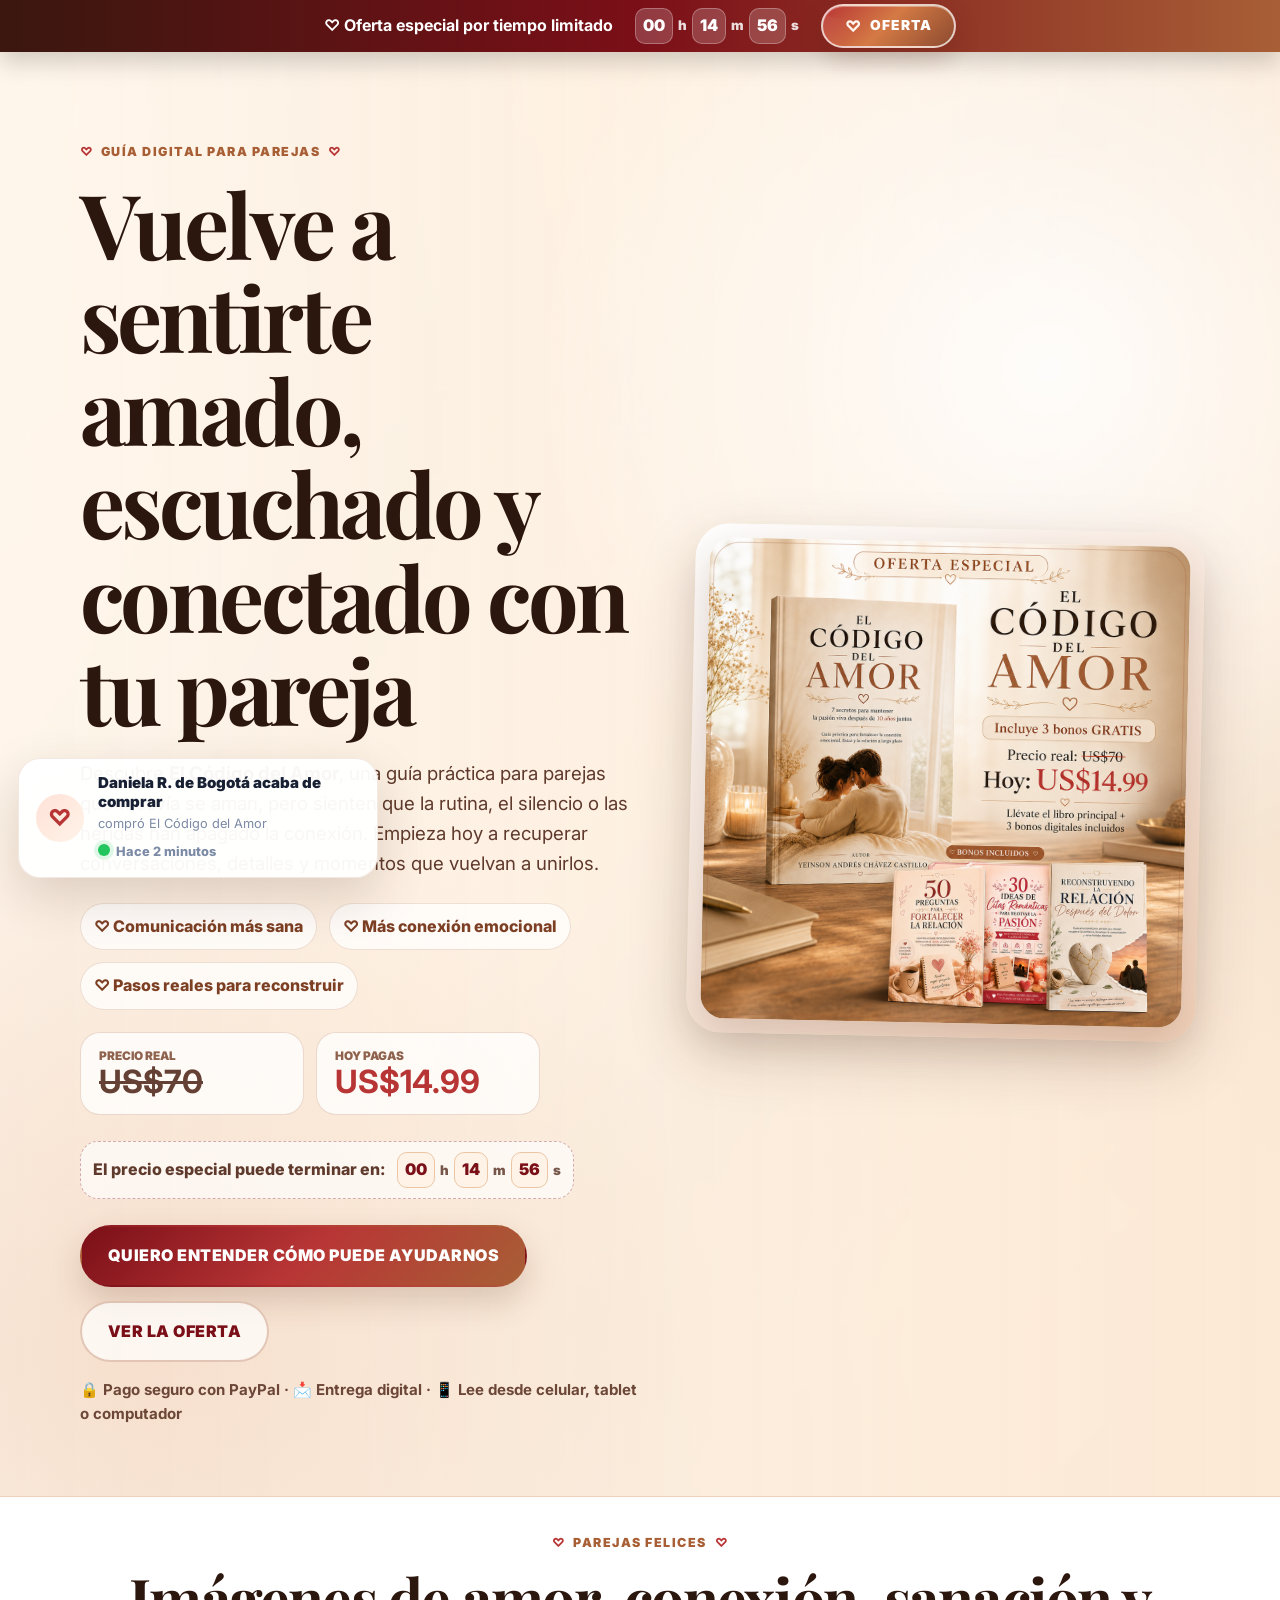
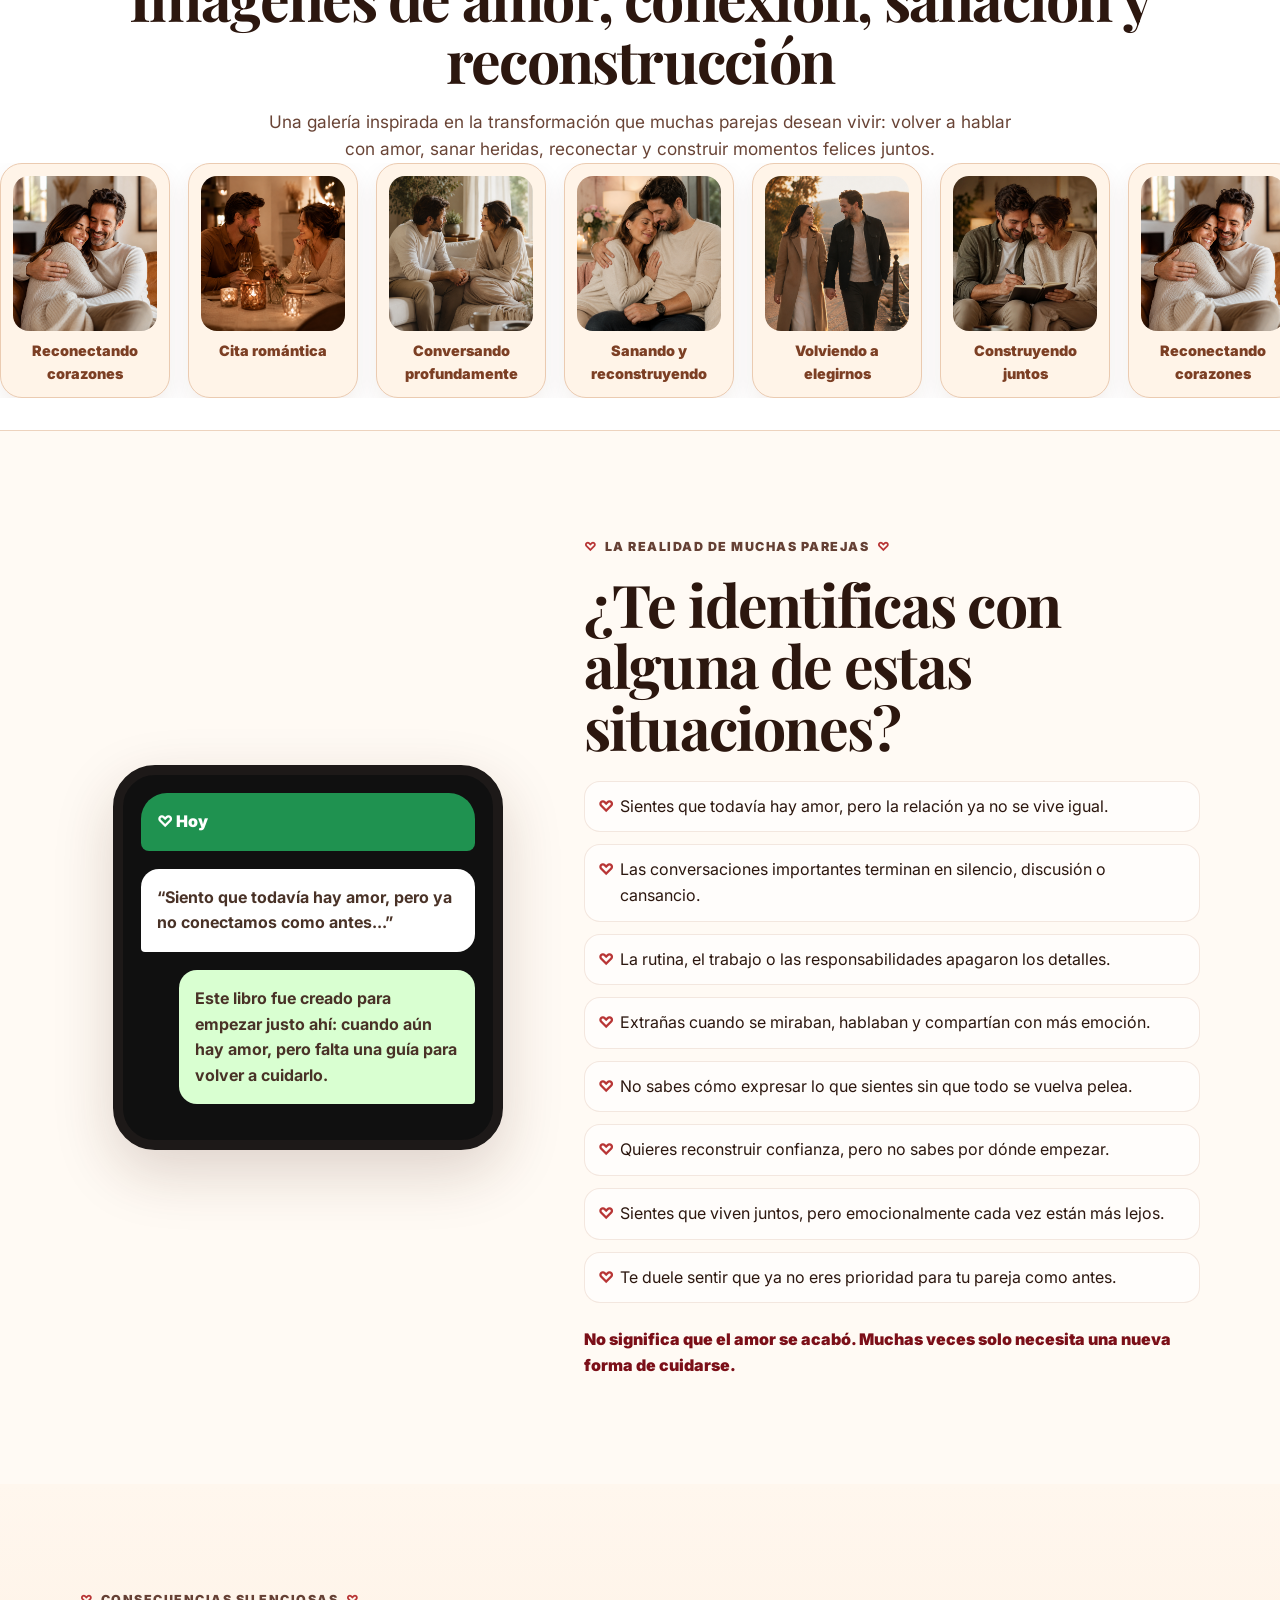
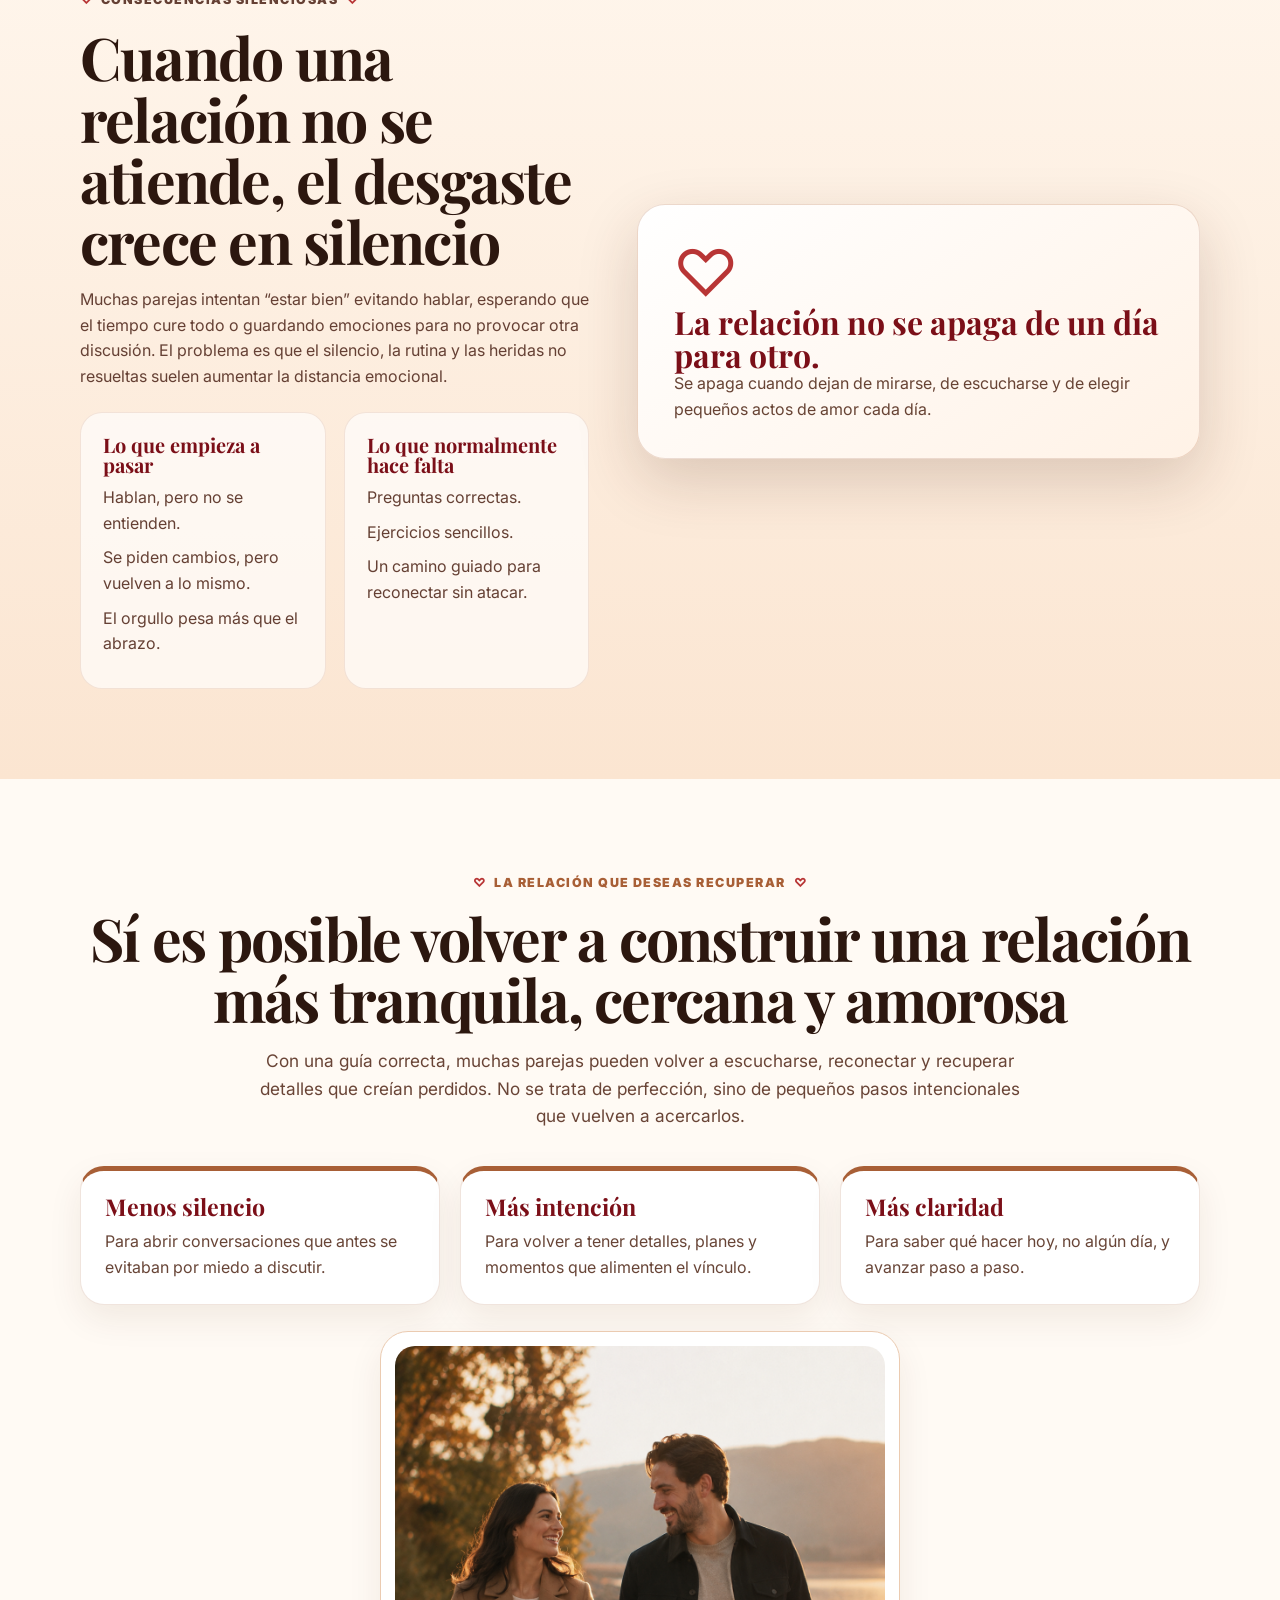
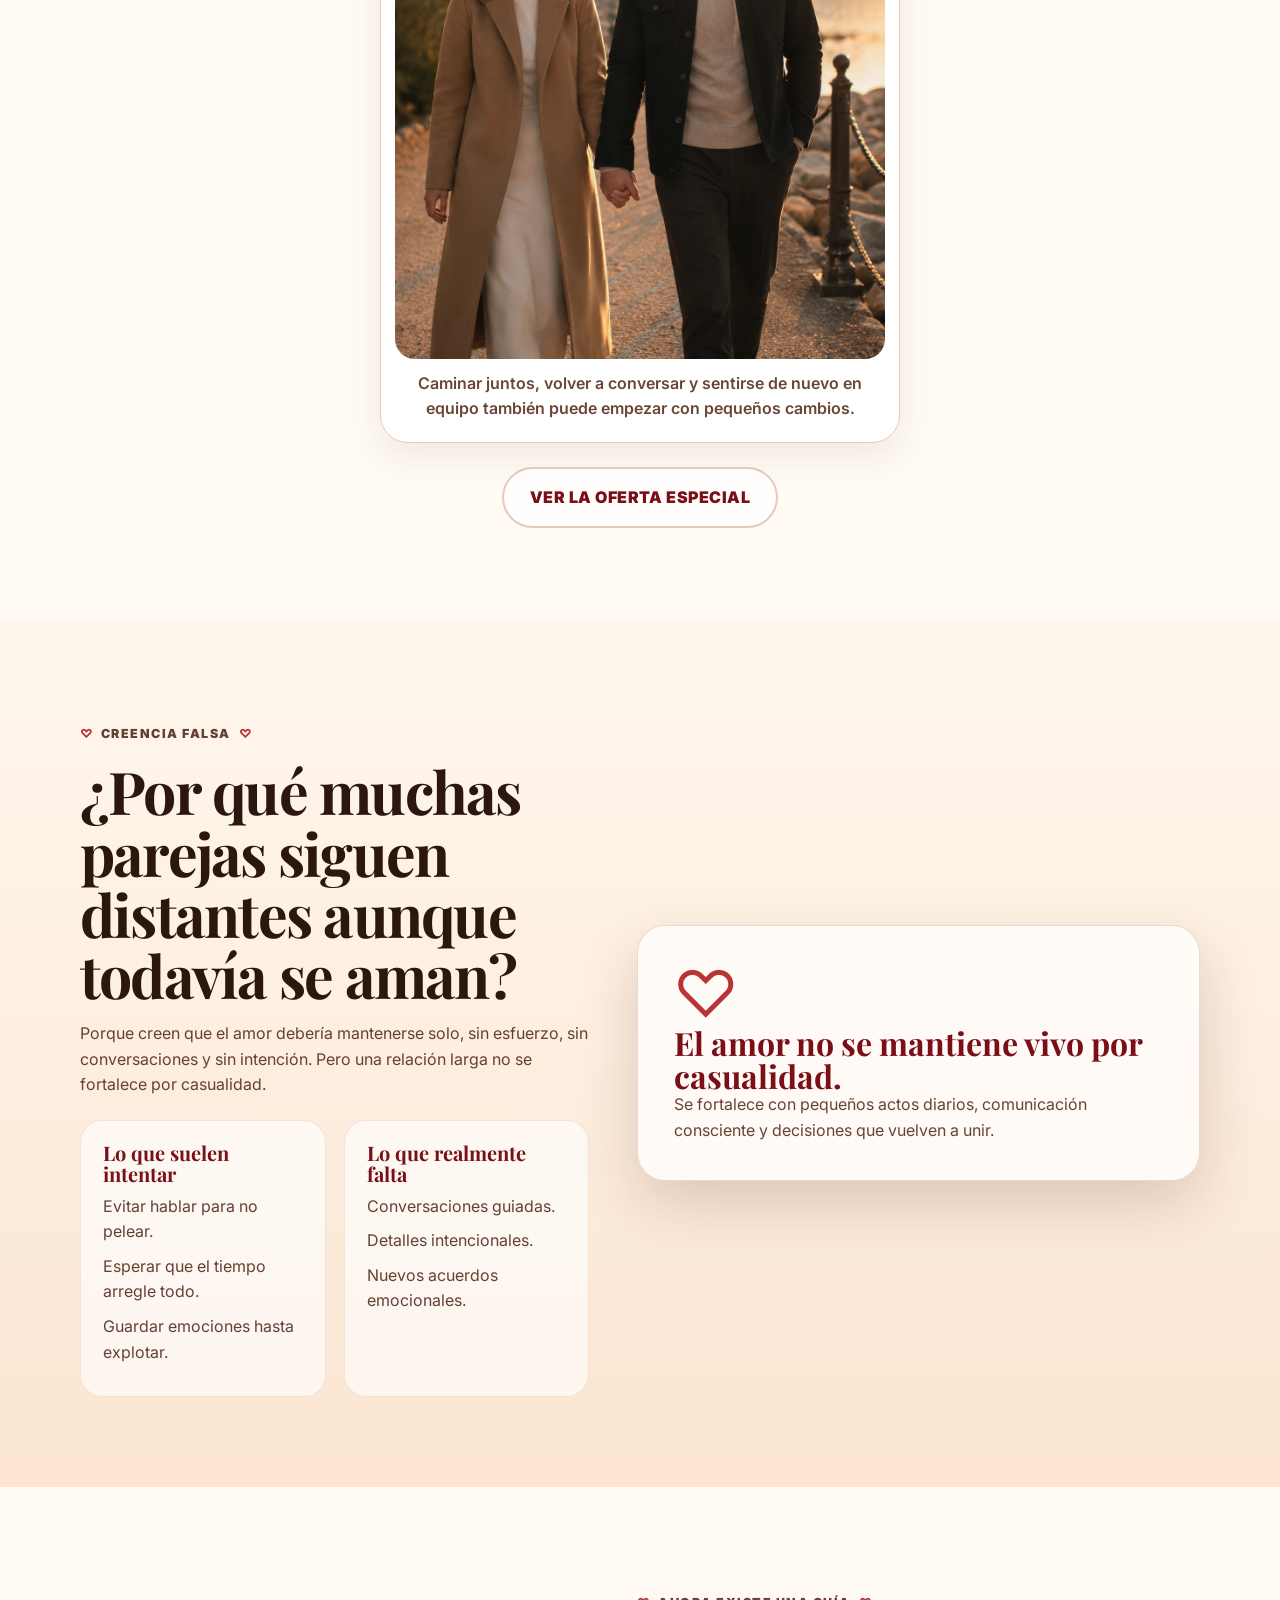
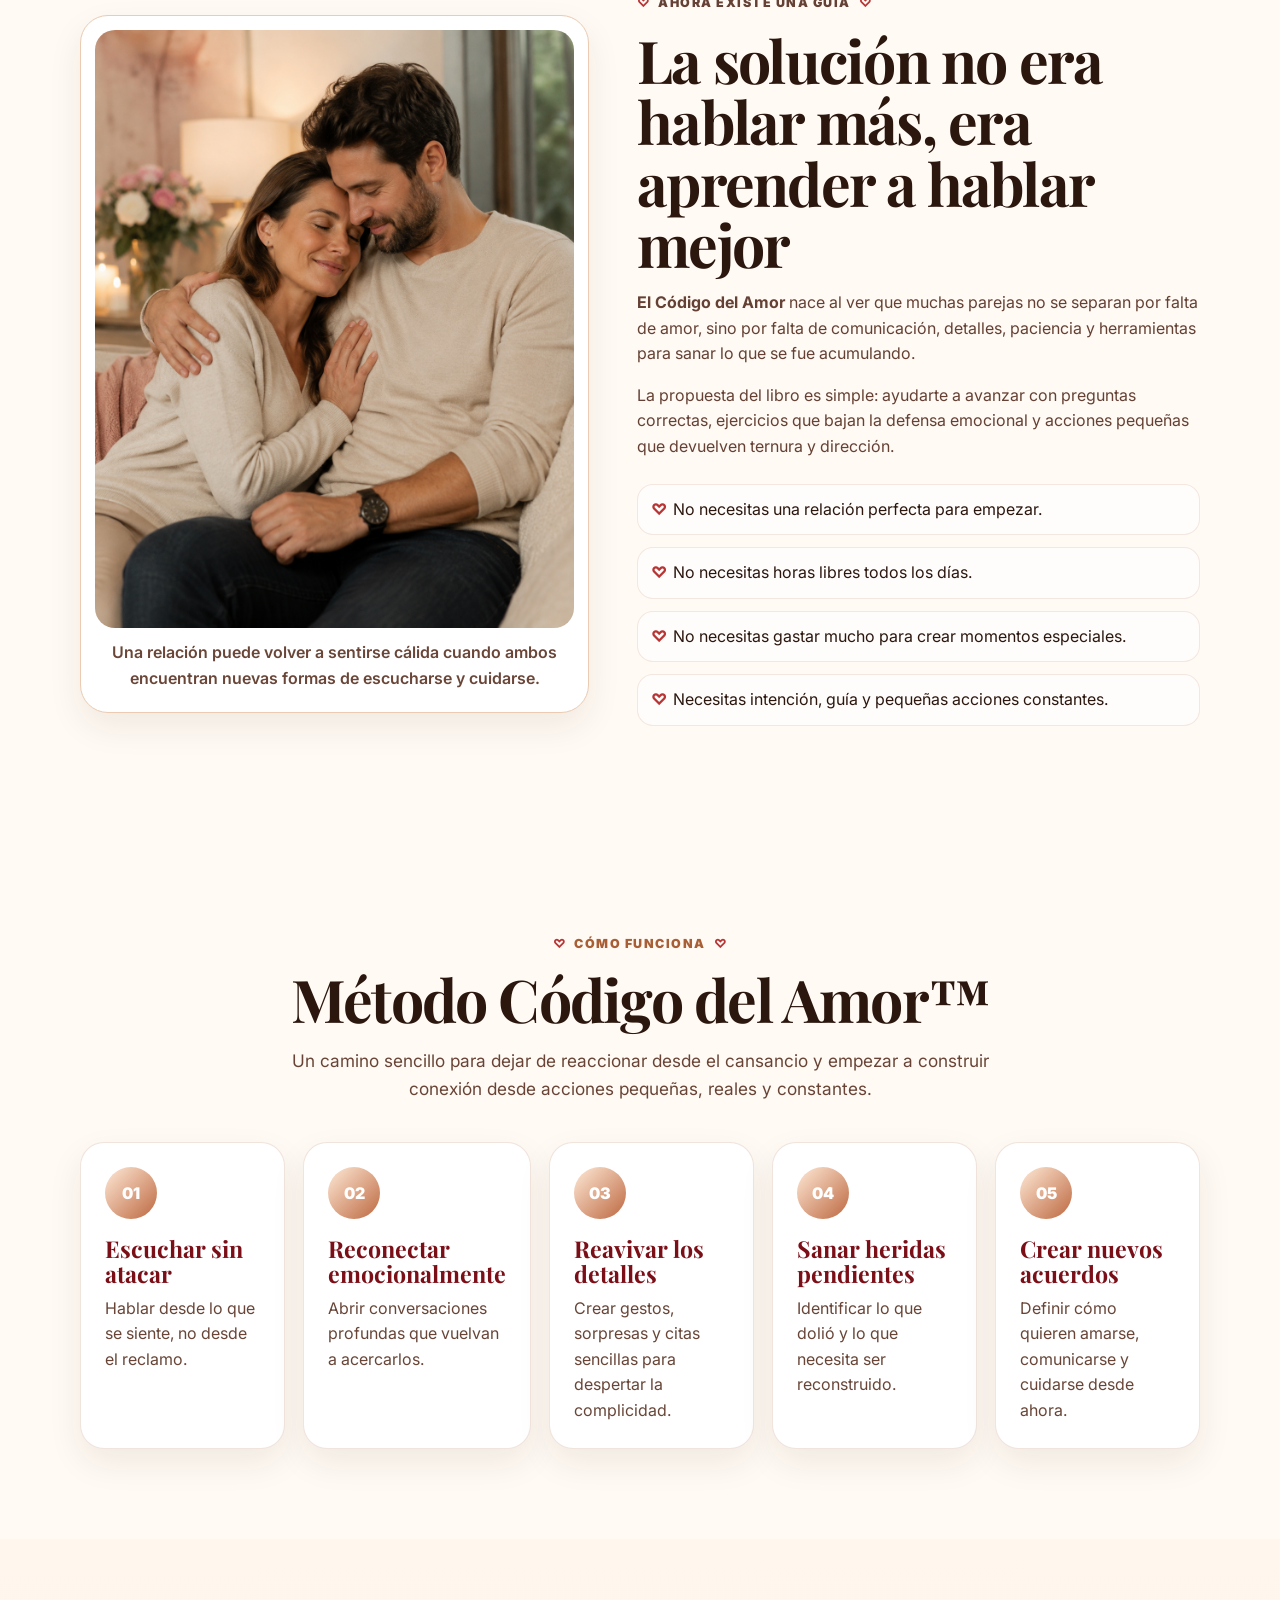
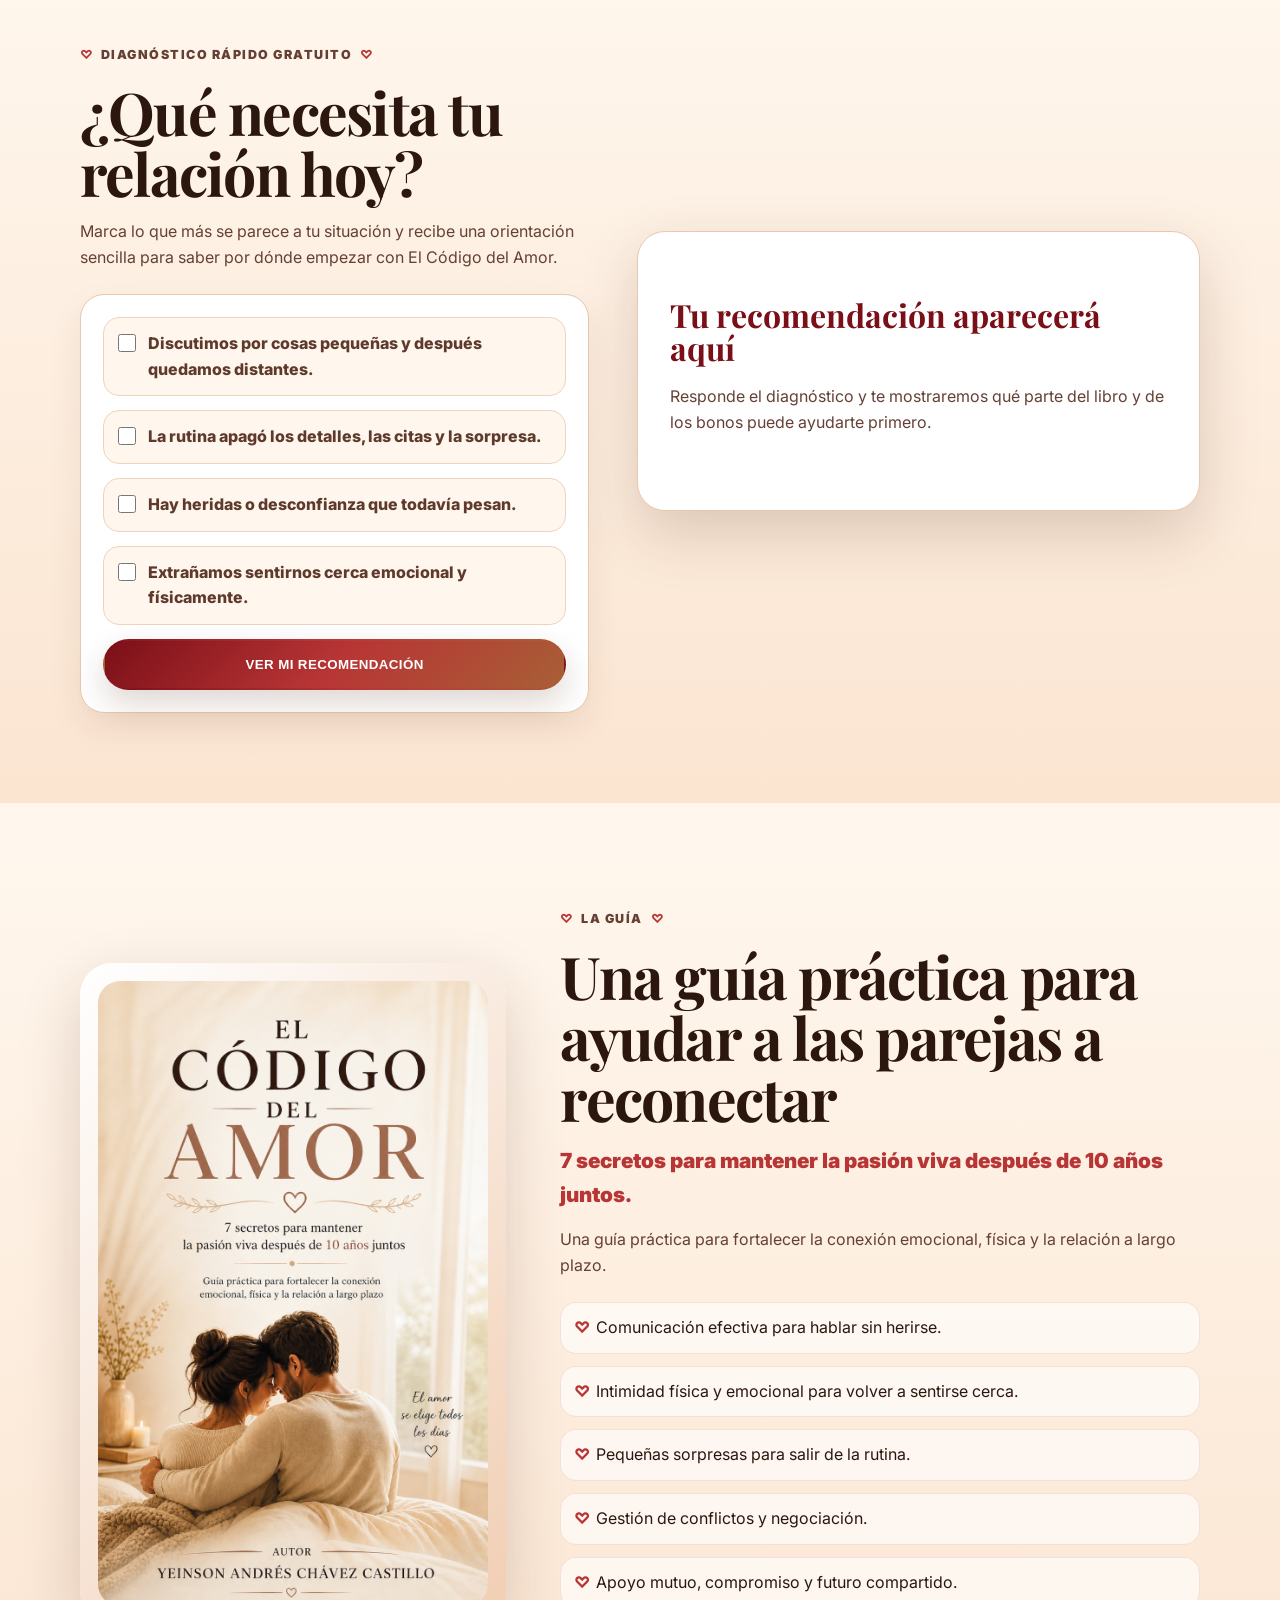
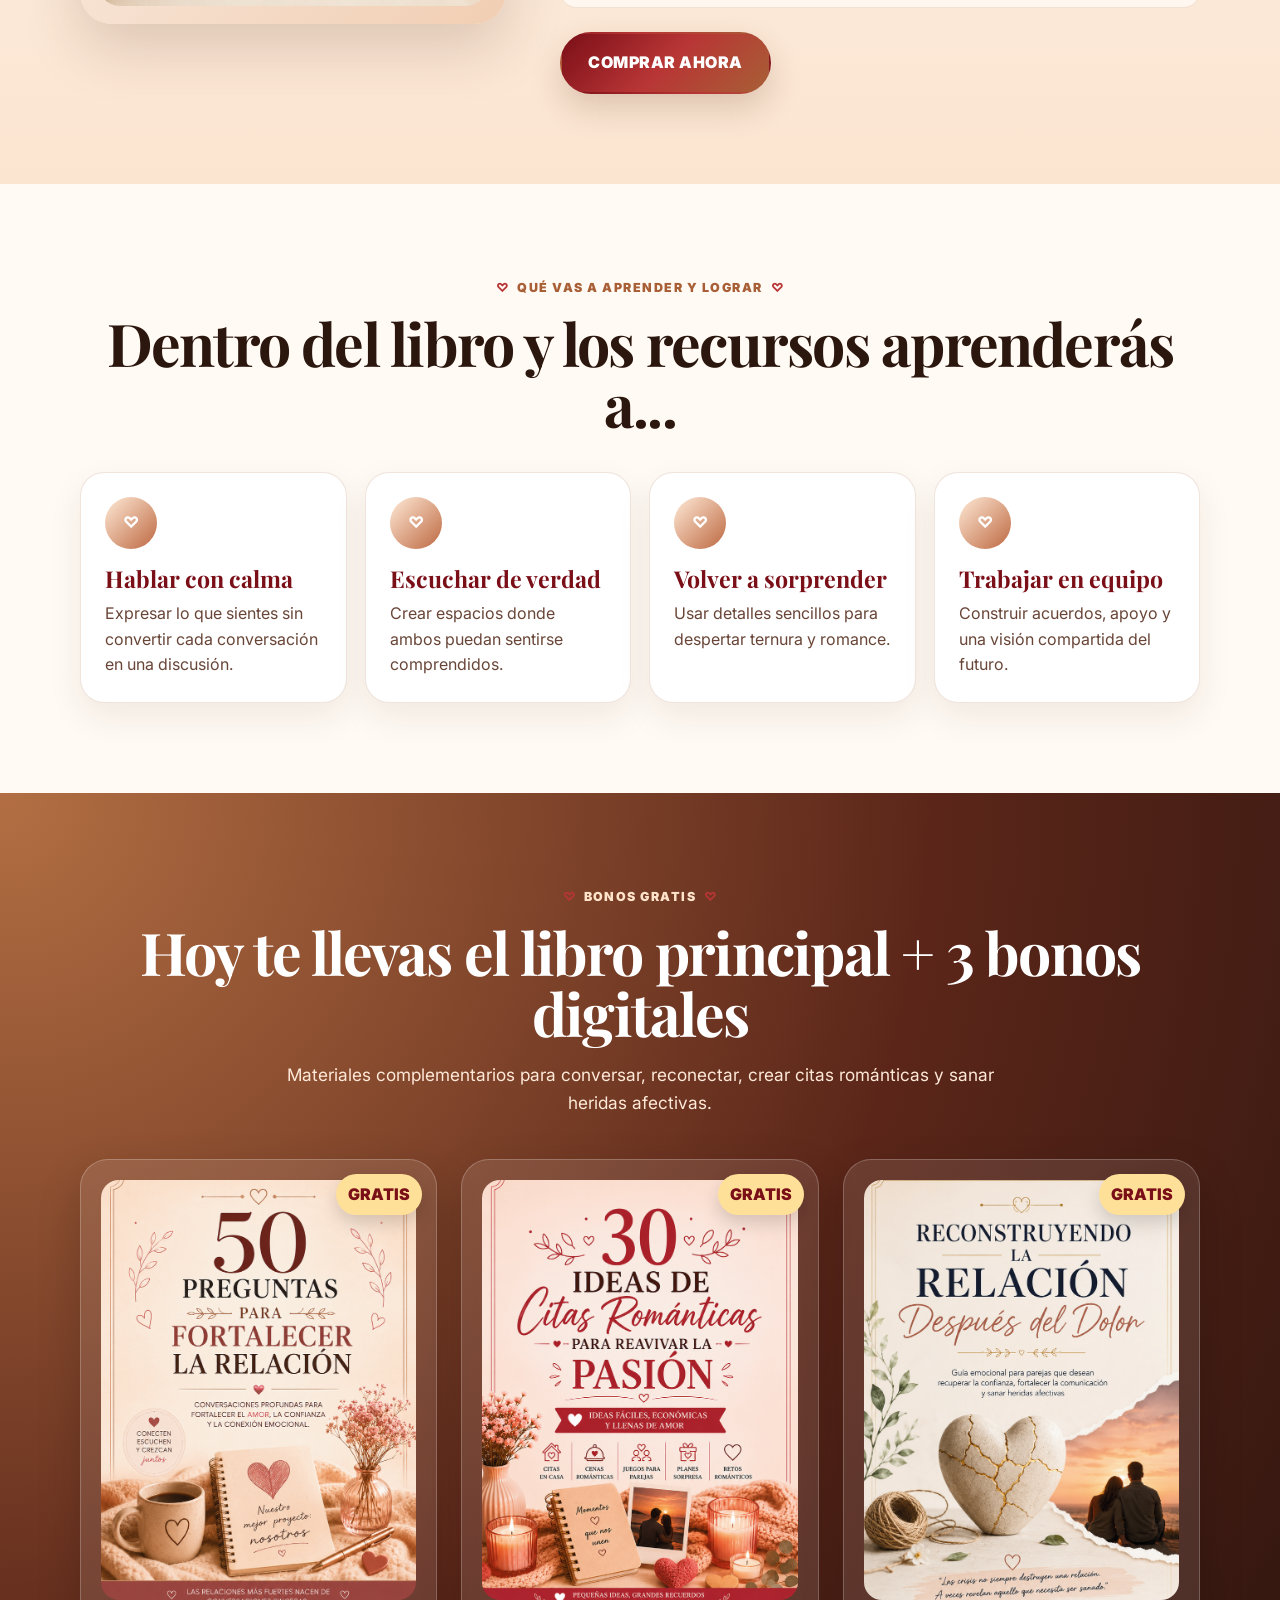
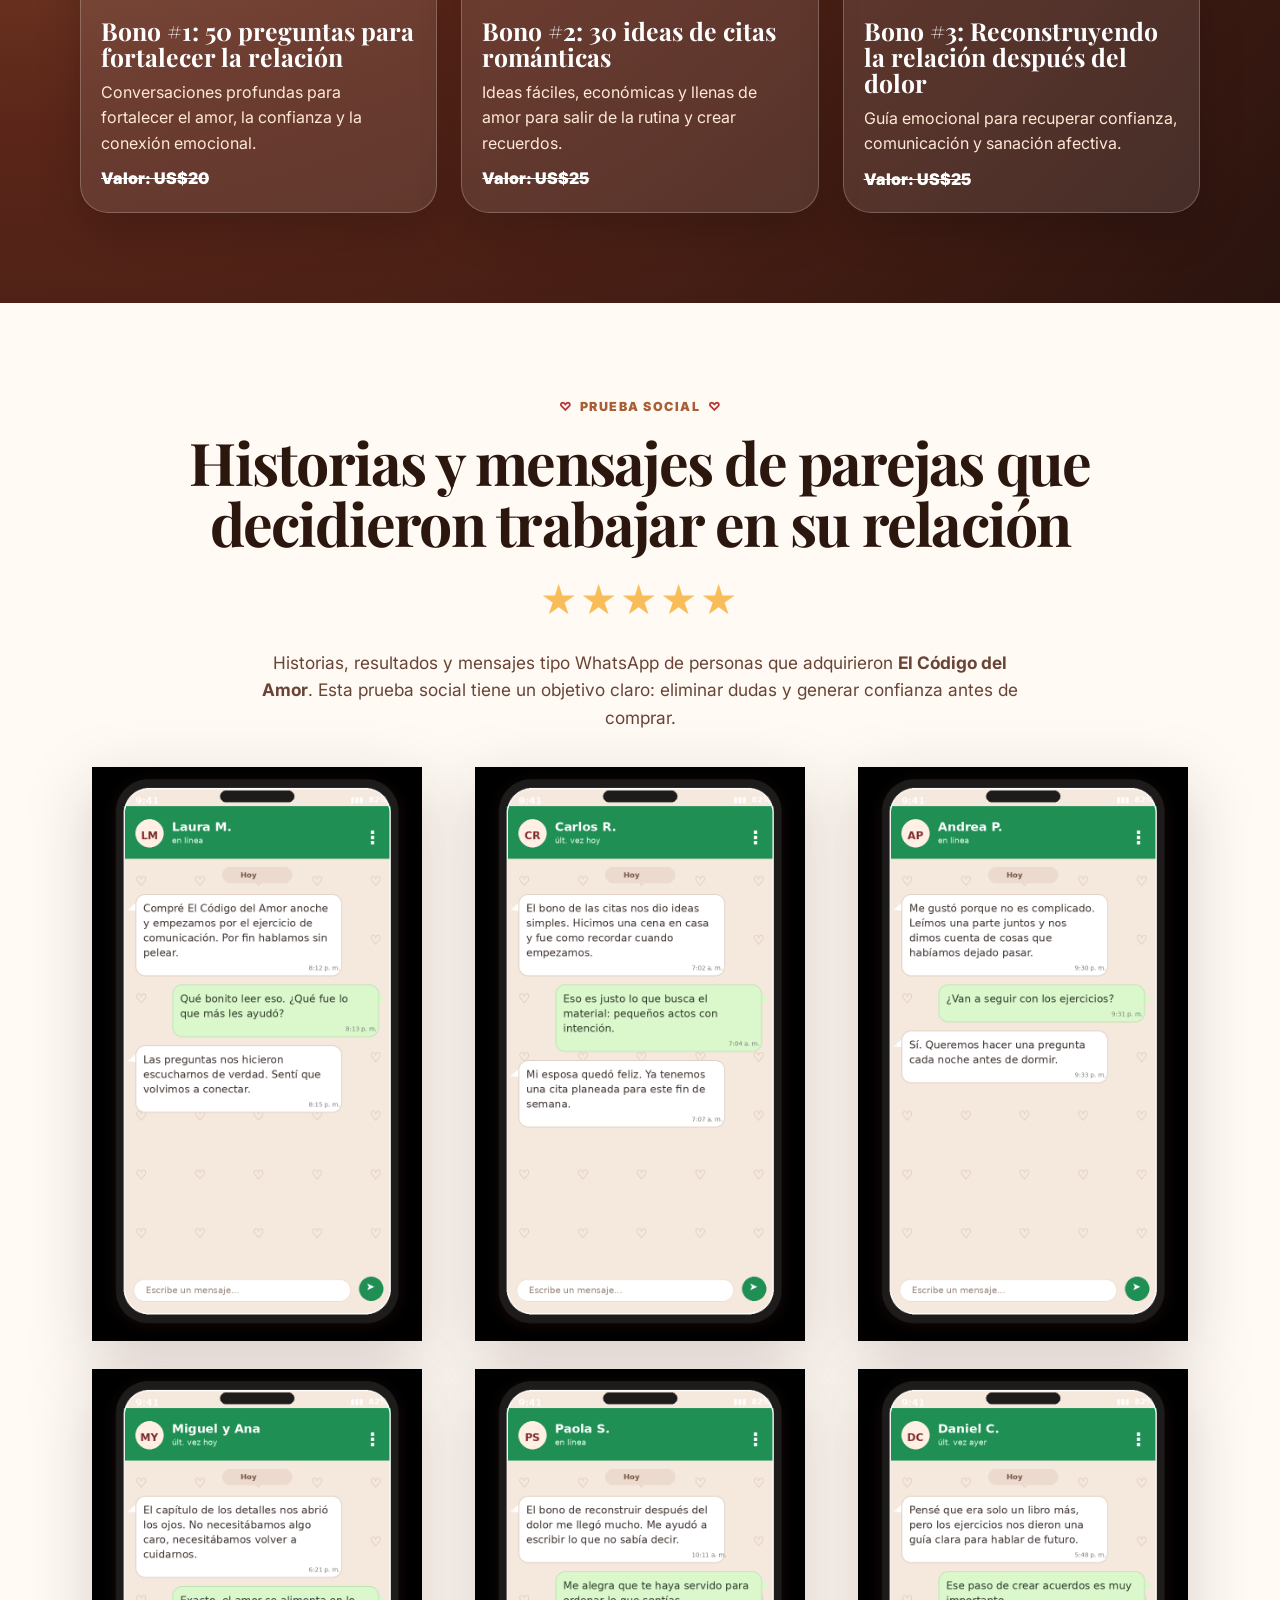
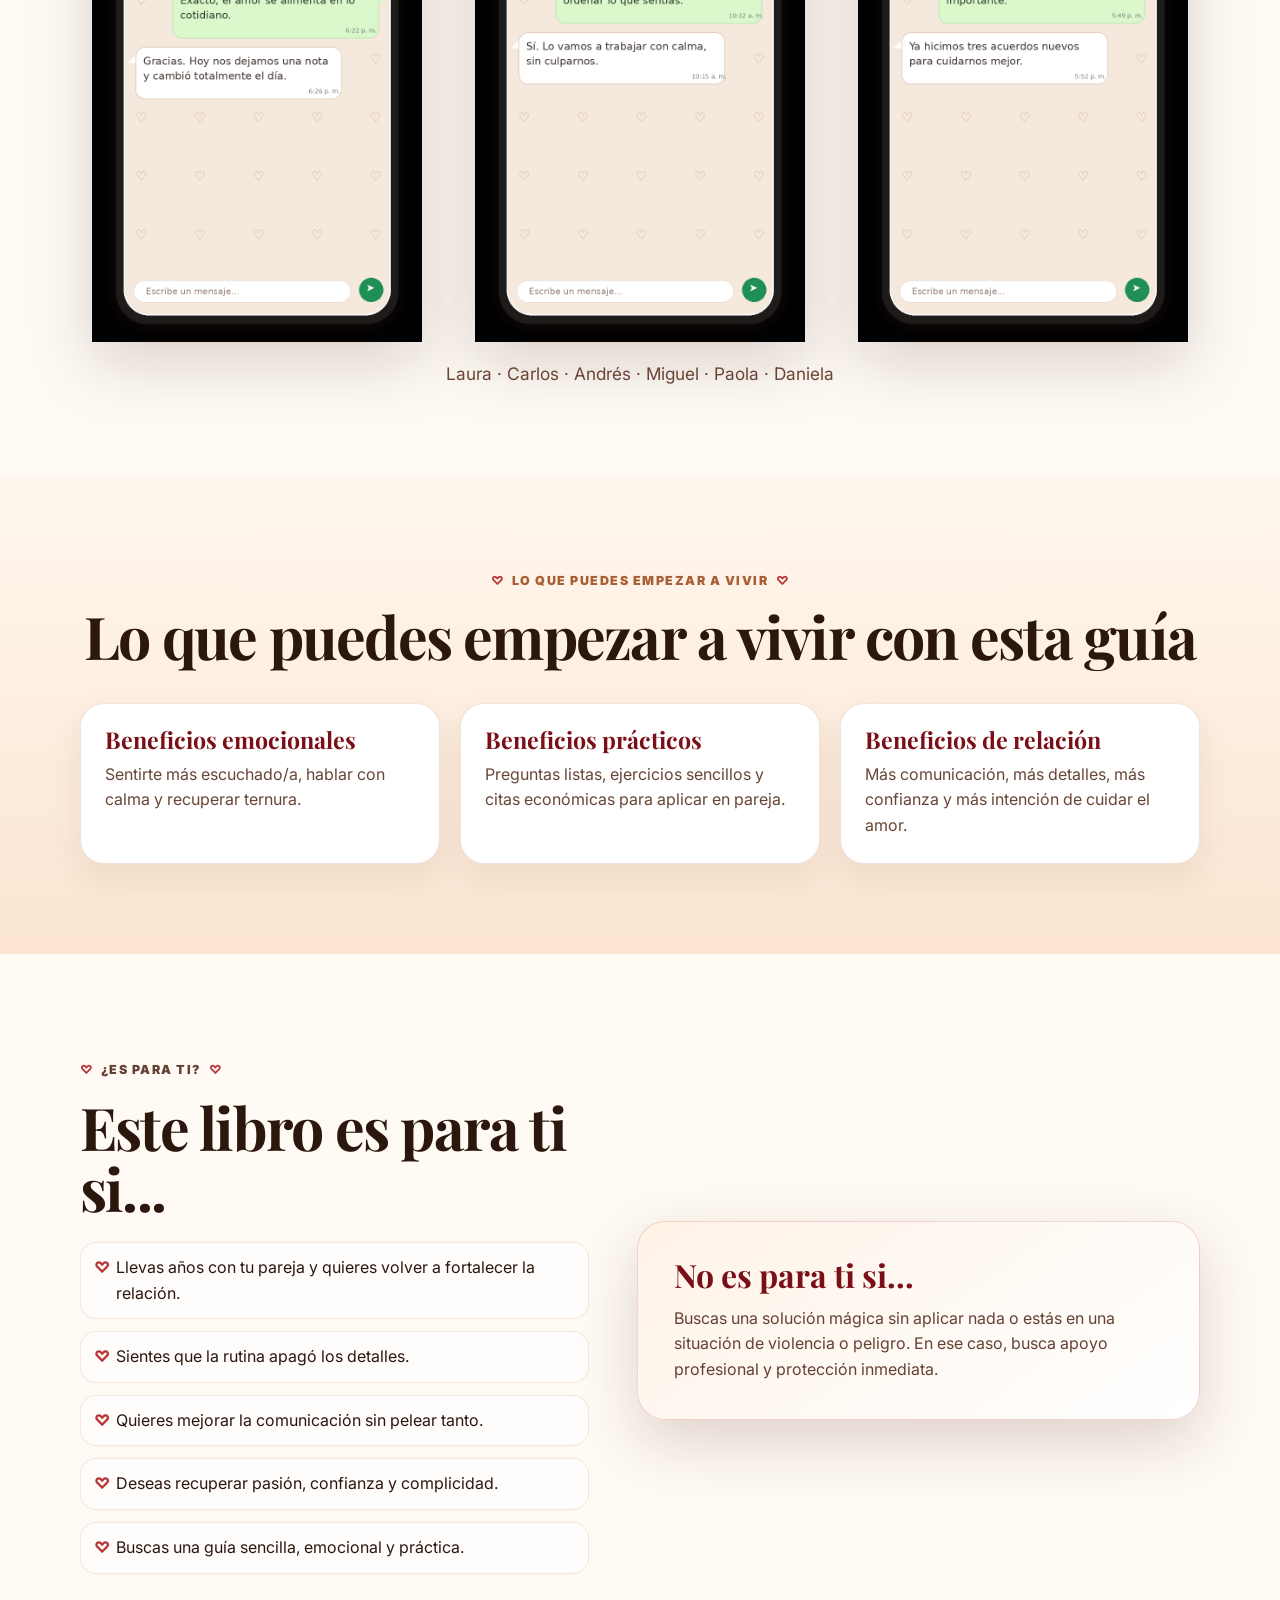
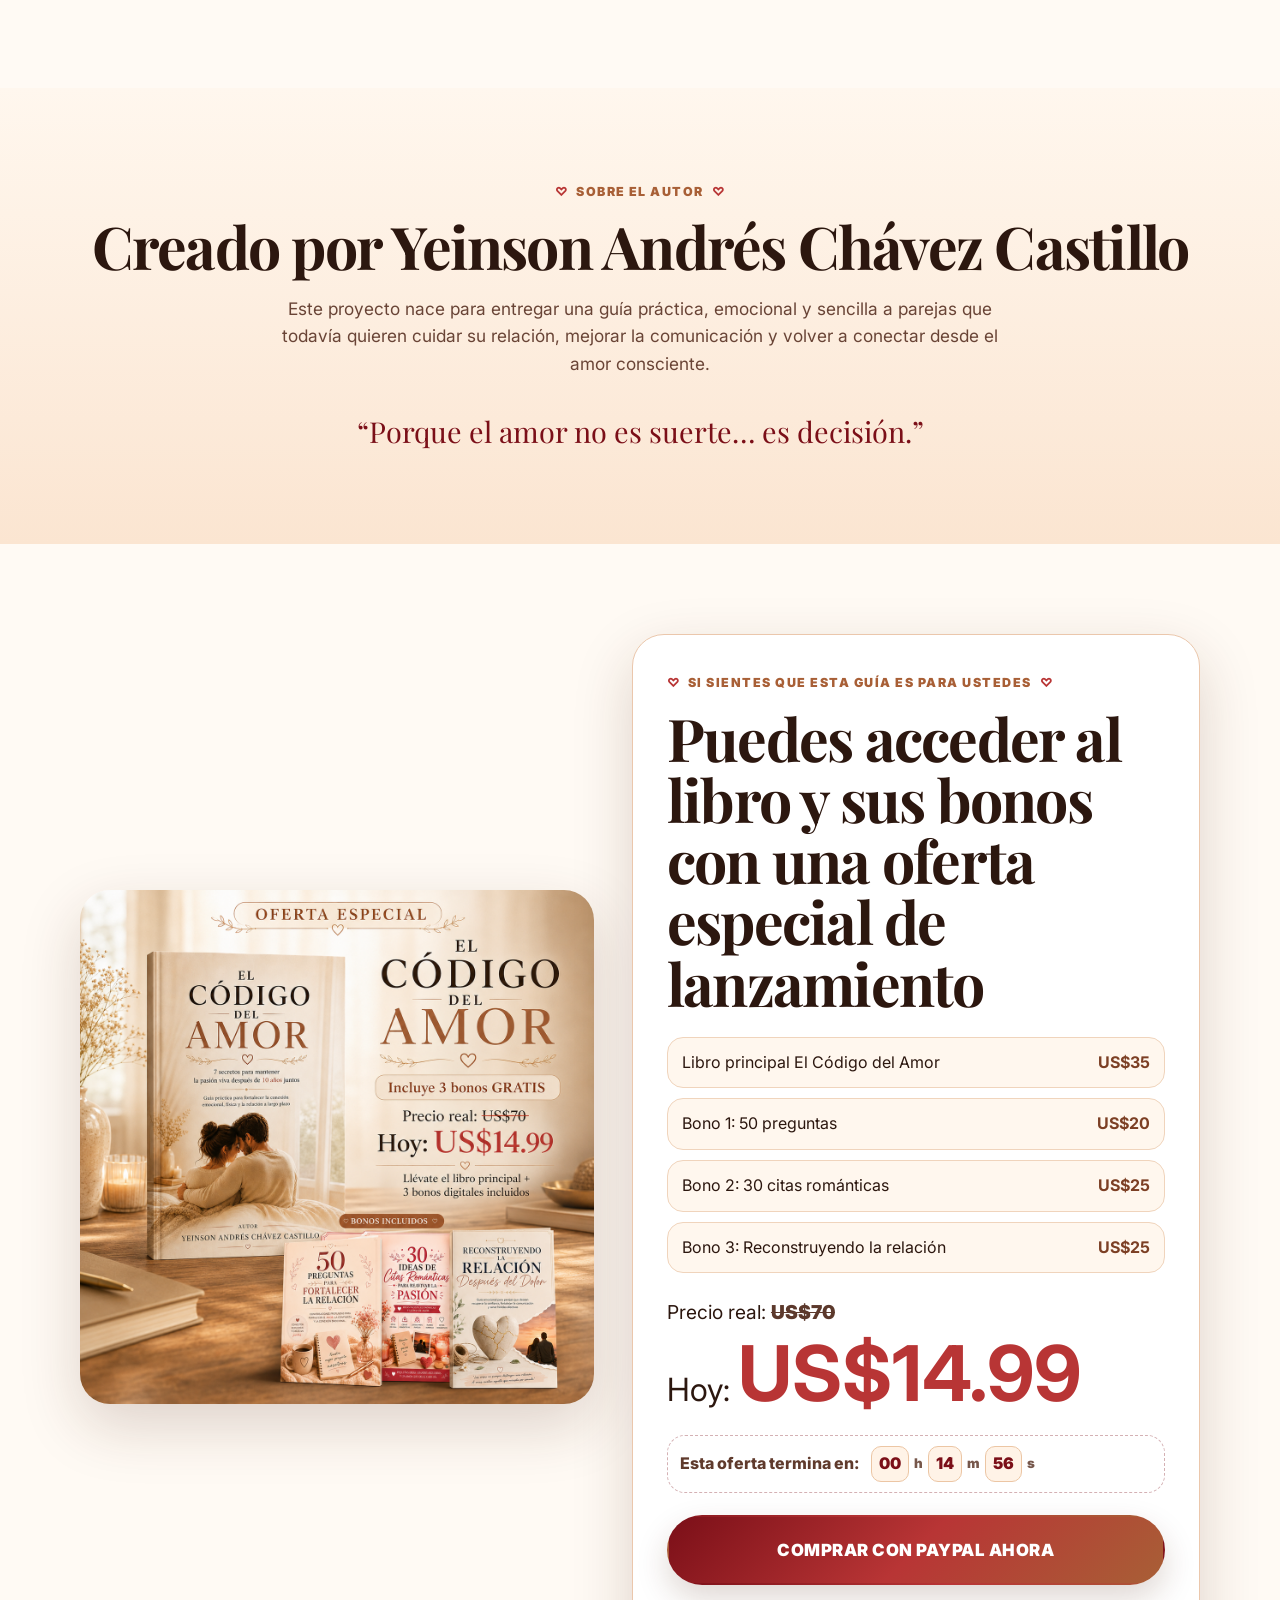
<file: index.html>
<!DOCTYPE html>
<html lang="es">
<head>
  <meta charset="UTF-8" />
  <meta name="viewport" content="width=device-width, initial-scale=1.0" />
  <title>El Código del Amor | Oferta Especial</title>
  <meta name="description" content="El Código del Amor: libro digital para parejas. Recupera la comunicación, la pasión y la conexión emocional. Incluye 3 bonos gratis por tiempo limitado." />
  <meta property="og:title" content="El Código del Amor - Oferta Especial" />
  <meta property="og:description" content="Libro principal + 3 bonos digitales incluidos. Oferta especial por tiempo limitado." />
  <meta property="og:image" content="img/og-codigo-amor.jpg" />
  <link rel="preconnect" href="https://fonts.googleapis.com" />
  <link rel="preconnect" href="https://fonts.gstatic.com" crossorigin />
  <link href="https://fonts.googleapis.com/css2?family=Cormorant+Garamond:wght@600;700&family=Inter:wght@400;500;600;700;800;900&family=Playfair+Display:wght@700;800;900&display=swap" rel="stylesheet" />
  <link rel="stylesheet" href="css/estilos.css" />
</head>
<body>
  <div class="top-countdown" id="topbar">
    <div class="container top-countdown__inner">
      <strong>♡ Oferta especial por tiempo limitado</strong>
      <div class="timer" aria-label="Temporizador de oferta">
        <span data-hours>00</span><small>h</small>
        <span data-minutes>15</span><small>m</small>
        <span data-seconds>00</span><small>s</small>
      </div>
      <a class="top-offer-link" href="#oferta">OFERTA</a>
    </div>
  </div>

  <header class="hero" id="inicio">
    <div class="hero__bg"></div>
    <div class="container hero__grid">
      <div class="hero__copy reveal">
        <p class="eyebrow">Guía digital para parejas</p>
        <h1>Vuelve a sentirte amado, escuchado y conectado con tu pareja</h1>
        <p class="hero__lead">Descubre <strong>El Código del Amor</strong>, una guía práctica para parejas que todavía se aman, pero sienten que la rutina, el silencio o las heridas han apagado la conexión. Empieza hoy a recuperar conversaciones, detalles y momentos que vuelvan a unirlos.</p>

        <div class="hero__chips">
          <span>♡ Comunicación más sana</span>
          <span>♡ Más conexión emocional</span>
          <span>♡ Pasos reales para reconstruir</span>
        </div>

        <div class="price-card price-card--hero">
          <div>
            <small>Precio real</small>
            <strong class="old-price">US$70</strong>
          </div>
          <div>
            <small>Hoy pagas</small>
            <strong class="live-price" data-live-price>US$14.99</strong>
          </div>
        </div>

        <div class="hero__timer timer-box">
          <span>El precio especial puede terminar en:</span>
          <div class="timer timer--dark">
            <span data-hours>00</span><small>h</small>
            <span data-minutes>15</span><small>m</small>
            <span data-seconds>00</span><small>s</small>
          </div>
        </div>

        <div class="cta-row">
          <a class="btn btn--primary" href="#dolores">Quiero entender cómo puede ayudarnos</a>
          <a class="btn btn--ghost btn--offer" href="#oferta">Ver la oferta</a>
        </div>

        <p class="trustline">🔒 Pago seguro con PayPal · 📩 Entrega digital · 📱 Lee desde celular, tablet o computador</p>
      </div>

      <div class="hero__visual reveal reveal-delay">
        <div class="offer-frame">
          <img src="img/oferta-especial-codigo-amor.png" alt="Oferta especial El Código del Amor con tres bonos incluidos" />
        </div>
      </div>
    </div>
  </header>

  <main>
    <section class="visual-gallery" aria-label="Galería visual de parejas felices">
      <div class="container centered reveal">
        <p class="eyebrow">Parejas felices</p>
        <h2>Imágenes de amor, conexión, sanación y reconstrucción</h2>
        <p class="section__intro">Una galería inspirada en la transformación que muchas parejas desean vivir: volver a hablar con amor, sanar heridas, reconectar y construir momentos felices juntos.</p>
      </div>
      <div class="marquee">
        <div class="marquee__track">
          <article><img src="img/carrusel-pareja-1.png" alt="Pareja feliz reconectando corazones en casa" /><span>Reconectando corazones</span></article>
          <article><img src="img/carrusel-pareja-2.png" alt="Pareja feliz compartiendo una cita romántica" /><span>Cita romántica</span></article>
          <article><img src="img/carrusel-pareja-3.png" alt="Pareja feliz conversando profundamente" /><span>Conversando profundamente</span></article>
          <article><img src="img/carrusel-pareja-4.png" alt="Pareja feliz sanando y reconstruyendo su relación" /><span>Sanando y reconstruyendo</span></article>
          <article><img src="img/carrusel-pareja-5.png" alt="Pareja feliz caminando y volviendo a elegirse" /><span>Volviendo a elegirnos</span></article>
          <article><img src="img/carrusel-pareja-6.png" alt="Pareja feliz construyendo sueños juntos" /><span>Construyendo juntos</span></article>
          <article><img src="img/carrusel-pareja-1.png" alt="Pareja feliz reconectando corazones en casa" /><span>Reconectando corazones</span></article>
          <article><img src="img/carrusel-pareja-2.png" alt="Pareja feliz compartiendo una cita romántica" /><span>Cita romántica</span></article>
          <article><img src="img/carrusel-pareja-3.png" alt="Pareja feliz conversando profundamente" /><span>Conversando profundamente</span></article>
          <article><img src="img/carrusel-pareja-4.png" alt="Pareja feliz sanando y reconstruyendo su relación" /><span>Sanando y reconstruyendo</span></article>
          <article><img src="img/carrusel-pareja-5.png" alt="Pareja feliz caminando y volviendo a elegirse" /><span>Volviendo a elegirnos</span></article>
          <article><img src="img/carrusel-pareja-6.png" alt="Pareja feliz construyendo sueños juntos" /><span>Construyendo juntos</span></article>
        </div>
      </div>
    </section>

    <section class="section pain" id="dolores">
      <div class="container split split--reverse">
        <div class="phone-note reveal">
          <div class="phone-note__header">♡ Hoy</div>
          <p>“Siento que todavía hay amor, pero ya no conectamos como antes...”</p>
          <p class="answer">Este libro fue creado para empezar justo ahí: cuando aún hay amor, pero falta una guía para volver a cuidarlo.</p>
        </div>
        <div class="section__copy reveal reveal-delay">
          <p class="eyebrow">La realidad de muchas parejas</p>
          <h2>¿Te identificas con alguna de estas situaciones?</h2>
          <ul class="pain-list">
            <li>Sientes que todavía hay amor, pero la relación ya no se vive igual.</li>
            <li>Las conversaciones importantes terminan en silencio, discusión o cansancio.</li>
            <li>La rutina, el trabajo o las responsabilidades apagaron los detalles.</li>
            <li>Extrañas cuando se miraban, hablaban y compartían con más emoción.</li>
            <li>No sabes cómo expresar lo que sientes sin que todo se vuelva pelea.</li>
            <li>Quieres reconstruir confianza, pero no sabes por dónde empezar.</li>
            <li>Sientes que viven juntos, pero emocionalmente cada vez están más lejos.</li>
            <li>Te duele sentir que ya no eres prioridad para tu pareja como antes.</li>
          </ul>
          <p class="highlight-text">No significa que el amor se acabó. Muchas veces solo necesita una nueva forma de cuidarse.</p>
        </div>
      </div>
    </section>

    <!-- CARTA 3: LA FRUSTRACIÓN -->
    <section class="section frustration section--cream" id="frustracion">
      <div class="container split">
        <div class="section__copy reveal">
          <p class="eyebrow">Consecuencias silenciosas</p>
          <h2>Cuando una relación no se atiende, el desgaste crece en silencio</h2>
          <p>Muchas parejas intentan “estar bien” evitando hablar, esperando que el tiempo cure todo o guardando emociones para no provocar otra discusión. El problema es que el silencio, la rutina y las heridas no resueltas suelen aumentar la distancia emocional.</p>
          <div class="two-cols-list">
            <div>
              <h3>Lo que empieza a pasar</h3>
              <p>Hablan, pero no se entienden.</p>
              <p>Se piden cambios, pero vuelven a lo mismo.</p>
              <p>El orgullo pesa más que el abrazo.</p>
            </div>
            <div>
              <h3>Lo que normalmente hace falta</h3>
              <p>Preguntas correctas.</p>
              <p>Ejercicios sencillos.</p>
              <p>Un camino guiado para reconectar sin atacar.</p>
            </div>
          </div>
        </div>
        <div class="quote-card reveal reveal-delay">
          <span>♡</span>
          <h3>La relación no se apaga de un día para otro.</h3>
          <p>Se apaga cuando dejan de mirarse, de escucharse y de elegir pequeños actos de amor cada día.</p>
        </div>
      </div>
    </section>

    <!-- CARTA 4: LA OPORTUNIDAD -->
    <section class="section opportunity" id="oportunidad">
      <div class="container centered reveal">
        <p class="eyebrow">La relación que deseas recuperar</p>
        <h2>Sí es posible volver a construir una relación más tranquila, cercana y amorosa</h2>
        <p class="section__intro">Con una guía correcta, muchas parejas pueden volver a escucharse, reconectar y recuperar detalles que creían perdidos. No se trata de perfección, sino de pequeños pasos intencionales que vuelven a acercarlos.</p>
        <div class="benefit-grid">
          <article><h3>Menos silencio</h3><p>Para abrir conversaciones que antes se evitaban por miedo a discutir.</p></article>
          <article><h3>Más intención</h3><p>Para volver a tener detalles, planes y momentos que alimenten el vínculo.</p></article>
          <article><h3>Más claridad</h3><p>Para saber qué hacer hoy, no algún día, y avanzar paso a paso.</p></article>
        </div>
        <div class="inline-photo reveal reveal-delay">
          <img src="img/carrusel-pareja-5.png" alt="Pareja feliz caminando y reconstruyendo su relación" />
          <p>Caminar juntos, volver a conversar y sentirse de nuevo en equipo también puede empezar con pequeños cambios.</p>
        </div>
        <div class="soft-offer-row reveal">
          <a class="btn btn--ghost btn--offer" href="#oferta">Ver la oferta especial</a>
        </div>
      </div>
    </section>

    <section class="section belief section--cream">
      <div class="container split">
        <div class="section__copy reveal">
          <p class="eyebrow">Creencia falsa</p>
          <h2>¿Por qué muchas parejas siguen distantes aunque todavía se aman?</h2>
          <p>Porque creen que el amor debería mantenerse solo, sin esfuerzo, sin conversaciones y sin intención. Pero una relación larga no se fortalece por casualidad.</p>
          <div class="two-cols-list">
            <div>
              <h3>Lo que suelen intentar</h3>
              <p>Evitar hablar para no pelear.</p>
              <p>Esperar que el tiempo arregle todo.</p>
              <p>Guardar emociones hasta explotar.</p>
            </div>
            <div>
              <h3>Lo que realmente falta</h3>
              <p>Conversaciones guiadas.</p>
              <p>Detalles intencionales.</p>
              <p>Nuevos acuerdos emocionales.</p>
            </div>
          </div>
        </div>
        <div class="quote-card reveal reveal-delay">
          <span>♡</span>
          <h3>El amor no se mantiene vivo por casualidad.</h3>
          <p>Se fortalece con pequeños actos diarios, comunicación consciente y decisiones que vuelven a unir.</p>
        </div>
      </div>
    </section>

    <!-- CARTA 5 Y 6: MI HISTORIA + EL DESCUBRIMIENTO -->
    <section class="section story" id="historia">
      <div class="container split">
        <div class="section-photo reveal">
          <img src="img/carrusel-pareja-4.png" alt="Pareja feliz sanando y reconstruyendo su relación" />
          <p>Una relación puede volver a sentirse cálida cuando ambos encuentran nuevas formas de escucharse y cuidarse.</p>
        </div>
        <div class="section__copy reveal reveal-delay">
          <p class="eyebrow">Ahora existe una guía</p>
          <h2>La solución no era hablar más, era aprender a hablar mejor</h2>
          <p><strong>El Código del Amor</strong> nace al ver que muchas parejas no se separan por falta de amor, sino por falta de comunicación, detalles, paciencia y herramientas para sanar lo que se fue acumulando.</p>
          <p>La propuesta del libro es simple: ayudarte a avanzar con preguntas correctas, ejercicios que bajan la defensa emocional y acciones pequeñas que devuelven ternura y dirección.</p>
          <ul class="checklist">
            <li>No necesitas una relación perfecta para empezar.</li>
            <li>No necesitas horas libres todos los días.</li>
            <li>No necesitas gastar mucho para crear momentos especiales.</li>
            <li>Necesitas intención, guía y pequeñas acciones constantes.</li>
          </ul>
        </div>
      </div>
    </section>

    <section class="section method" id="metodo">
      <div class="container centered reveal">
        <p class="eyebrow">Cómo funciona</p>
        <h2>Método Código del Amor™</h2>
        <p class="section__intro">Un camino sencillo para dejar de reaccionar desde el cansancio y empezar a construir conexión desde acciones pequeñas, reales y constantes.</p>
        <div class="steps">
          <article><span>01</span><h3>Escuchar sin atacar</h3><p>Hablar desde lo que se siente, no desde el reclamo.</p></article>
          <article><span>02</span><h3>Reconectar emocionalmente</h3><p>Abrir conversaciones profundas que vuelvan a acercarlos.</p></article>
          <article><span>03</span><h3>Reavivar los detalles</h3><p>Crear gestos, sorpresas y citas sencillas para despertar la complicidad.</p></article>
          <article><span>04</span><h3>Sanar heridas pendientes</h3><p>Identificar lo que dolió y lo que necesita ser reconstruido.</p></article>
          <article><span>05</span><h3>Crear nuevos acuerdos</h3><p>Definir cómo quieren amarse, comunicarse y cuidarse desde ahora.</p></article>
        </div>
      </div>
    </section>

    <!-- HERRAMIENTA INTERACTIVA: TIPO LA SECCIÓN DE IA DE REFERENCIA -->
    <section class="section diagnostic section--cream" id="diagnostico">
      <div class="container split">
        <div class="section__copy reveal">
          <p class="eyebrow">Diagnóstico rápido gratuito</p>
          <h2>¿Qué necesita tu relación hoy?</h2>
          <p>Marca lo que más se parece a tu situación y recibe una orientación sencilla para saber por dónde empezar con El Código del Amor.</p>
          <form class="diagnostic-box" id="loveDiagnostic">
            <label><input type="checkbox" value="comunicacion"> Discutimos por cosas pequeñas y después quedamos distantes.</label>
            <label><input type="checkbox" value="rutina"> La rutina apagó los detalles, las citas y la sorpresa.</label>
            <label><input type="checkbox" value="confianza"> Hay heridas o desconfianza que todavía pesan.</label>
            <label><input type="checkbox" value="intimidad"> Extrañamos sentirnos cerca emocional y físicamente.</label>
            <button type="button" class="btn btn--primary" id="diagnosticBtn">Ver mi recomendación</button>
          </form>
        </div>
        <div class="diagnostic-result reveal reveal-delay" id="diagnosticResult">
          <h3>Tu recomendación aparecerá aquí</h3>
          <p>Responde el diagnóstico y te mostraremos qué parte del libro y de los bonos puede ayudarte primero.</p>
        </div>
      </div>
    </section>

    <section class="section product section--cream" id="libro">
      <div class="container product__grid">
        <div class="product__cover reveal">
          <img src="img/libro-principal.png" alt="Portada El Código del Amor" />
        </div>
        <div class="section__copy reveal reveal-delay">
          <p class="eyebrow">La guía</p>
          <h2>Una guía práctica para ayudar a las parejas a reconectar</h2>
          <p class="product__subtitle">7 secretos para mantener la pasión viva después de 10 años juntos.</p>
          <p>Una guía práctica para fortalecer la conexión emocional, física y la relación a largo plazo.</p>
          <ul class="checklist">
            <li>Comunicación efectiva para hablar sin herirse.</li>
            <li>Intimidad física y emocional para volver a sentirse cerca.</li>
            <li>Pequeñas sorpresas para salir de la rutina.</li>
            <li>Gestión de conflictos y negociación.</li>
            <li>Apoyo mutuo, compromiso y futuro compartido.</li>
          </ul>
          <a class="btn btn--primary js-buy" href="https://www.paypal.com/ncp/payment/5SVQS9JZCKNDE" target="_blank" rel="noopener">Comprar ahora</a>
        </div>
      </div>
    </section>

    <section class="section includes" id="incluye">
      <div class="container centered reveal">
        <p class="eyebrow">Qué vas a aprender y lograr</p>
        <h2>Dentro del libro y los recursos aprenderás a...</h2>
        <div class="cards cards--4">
          <article><span>♡</span><h3>Hablar con calma</h3><p>Expresar lo que sientes sin convertir cada conversación en una discusión.</p></article>
          <article><span>♡</span><h3>Escuchar de verdad</h3><p>Crear espacios donde ambos puedan sentirse comprendidos.</p></article>
          <article><span>♡</span><h3>Volver a sorprender</h3><p>Usar detalles sencillos para despertar ternura y romance.</p></article>
          <article><span>♡</span><h3>Trabajar en equipo</h3><p>Construir acuerdos, apoyo y una visión compartida del futuro.</p></article>
        </div>
      </div>
    </section>

    <section class="section bonuses section--dark" id="bonos">
      <div class="container centered">
        <p class="eyebrow eyebrow--light">Bonos gratis</p>
        <h2 class="reveal">Hoy te llevas el libro principal + 3 bonos digitales</h2>
        <p class="section__intro reveal">Materiales complementarios para conversar, reconectar, crear citas románticas y sanar heridas afectivas.</p>
        <div class="bonus-grid">
          <article class="bonus-card reveal">
            <div class="badge">GRATIS</div>
            <img src="img/bono-1-50-preguntas.png" alt="Bono 1: 50 preguntas para fortalecer la relación" />
            <h3>Bono #1: 50 preguntas para fortalecer la relación</h3>
            <p>Conversaciones profundas para fortalecer el amor, la confianza y la conexión emocional.</p>
            <p class="bonus-value">Valor: US$20</p>
          </article>
          <article class="bonus-card reveal reveal-delay">
            <div class="badge">GRATIS</div>
            <img src="img/bono-2-30-citas.png" alt="Bono 2: 30 ideas de citas románticas" />
            <h3>Bono #2: 30 ideas de citas románticas</h3>
            <p>Ideas fáciles, económicas y llenas de amor para salir de la rutina y crear recuerdos.</p>
            <p class="bonus-value">Valor: US$25</p>
          </article>
          <article class="bonus-card reveal reveal-delay-2">
            <div class="badge">GRATIS</div>
            <img src="img/bono-3-reconstruyendo.png" alt="Bono 3: Reconstruyendo la relación después del dolor" />
            <h3>Bono #3: Reconstruyendo la relación después del dolor</h3>
            <p>Guía emocional para recuperar confianza, comunicación y sanación afectiva.</p>
            <p class="bonus-value">Valor: US$25</p>
          </article>
        </div>
      </div>
    </section>

    <section class="section testimonials" id="testimonios">
      <div class="container centered">
        <p class="eyebrow">Prueba social</p>
        <h2 class="reveal">Historias y mensajes de parejas que decidieron trabajar en su relación</h2>
        <div class="stars reveal">★★★★★</div>
        <p class="section__intro reveal">Historias, resultados y mensajes tipo WhatsApp de personas que adquirieron <strong>El Código del Amor</strong>. Esta prueba social tiene un objetivo claro: eliminar dudas y generar confianza antes de comprar.</p>
        <div class="mobile-testimonials">
          <img src="img/testimonio-movil-1.png" alt="Testimonio de Laura en pantalla móvil tipo WhatsApp" class="reveal" />
          <img src="img/testimonio-movil-2.png" alt="Testimonio de Carlos en pantalla móvil tipo WhatsApp" class="reveal reveal-delay" />
          <img src="img/testimonio-movil-3.png" alt="Testimonio de Andrés en pantalla móvil tipo WhatsApp" class="reveal reveal-delay-2" />
          <img src="img/testimonio-movil-4.png" alt="Testimonio de Miguel en pantalla móvil tipo WhatsApp" class="reveal" />
          <img src="img/testimonio-movil-5.png" alt="Testimonio de Paola en pantalla móvil tipo WhatsApp" class="reveal reveal-delay" />
          <img src="img/testimonio-movil-6.png" alt="Testimonio de Daniela en pantalla móvil tipo WhatsApp" class="reveal reveal-delay-2" />
        </div>
        <p class="section__intro reveal" style="margin-top:18px;">Laura · Carlos · Andrés · Miguel · Paola · Daniela</p>
      </div>
    </section>

    <section class="section benefits section--cream" id="beneficios">
      <div class="container centered reveal">
        <p class="eyebrow">Lo que puedes empezar a vivir</p>
        <h2>Lo que puedes empezar a vivir con esta guía</h2>
        <div class="benefit-grid">
          <article><h3>Beneficios emocionales</h3><p>Sentirte más escuchado/a, hablar con calma y recuperar ternura.</p></article>
          <article><h3>Beneficios prácticos</h3><p>Preguntas listas, ejercicios sencillos y citas económicas para aplicar en pareja.</p></article>
          <article><h3>Beneficios de relación</h3><p>Más comunicación, más detalles, más confianza y más intención de cuidar el amor.</p></article>
        </div>
      </div>
    </section>

    <section class="section for-you" id="para-ti">
      <div class="container split">
        <div class="section__copy reveal">
          <p class="eyebrow">¿Es para ti?</p>
          <h2>Este libro es para ti si...</h2>
          <ul class="checklist">
            <li>Llevas años con tu pareja y quieres volver a fortalecer la relación.</li>
            <li>Sientes que la rutina apagó los detalles.</li>
            <li>Quieres mejorar la comunicación sin pelear tanto.</li>
            <li>Deseas recuperar pasión, confianza y complicidad.</li>
            <li>Buscas una guía sencilla, emocional y práctica.</li>
          </ul>
        </div>
        <div class="warning-box reveal reveal-delay">
          <h3>No es para ti si...</h3>
          <p>Buscas una solución mágica sin aplicar nada o estás en una situación de violencia o peligro. En ese caso, busca apoyo profesional y protección inmediata.</p>
        </div>
      </div>
    </section>

    <section class="section author section--cream" id="autor">
      <div class="container centered reveal">
        <p class="eyebrow">Sobre el autor</p>
        <h2>Creado por Yeinson Andrés Chávez Castillo</h2>
        <p class="section__intro">Este proyecto nace para entregar una guía práctica, emocional y sencilla a parejas que todavía quieren cuidar su relación, mejorar la comunicación y volver a conectar desde el amor consciente.</p>
        <blockquote>“Porque el amor no es suerte… es decisión.”</blockquote>
      </div>
    </section>

    <section class="section offer" id="oferta">
      <div class="container offer__grid">
        <div class="offer__image reveal">
          <img src="img/oferta-especial-codigo-amor.png" alt="Paquete completo El Código del Amor" />
        </div>
        <div class="offer__box reveal reveal-delay">
          <p class="eyebrow">Si sientes que esta guía es para ustedes</p>
          <h2>Puedes acceder al libro y sus bonos con una oferta especial de lanzamiento</h2>
          <div class="value-stack">
            <div><span>Libro principal El Código del Amor</span><strong>US$35</strong></div>
            <div><span>Bono 1: 50 preguntas</span><strong>US$20</strong></div>
            <div><span>Bono 2: 30 citas románticas</span><strong>US$25</strong></div>
            <div><span>Bono 3: Reconstruyendo la relación</span><strong>US$25</strong></div>
          </div>
          <p class="real-price">Precio real: <span>US$70</span></p>
          <p class="today-price">Hoy: <strong data-live-price>US$14.99</strong></p>
          <div class="timer-box timer-box--offer">
            <span>Esta oferta termina en:</span>
            <div class="timer timer--dark">
              <span data-hours>00</span><small>h</small>
              <span data-minutes>15</span><small>m</small>
              <span data-seconds>00</span><small>s</small>
            </div>
          </div>
          <a class="btn btn--primary btn--big js-buy" href="https://www.paypal.com/ncp/payment/5SVQS9JZCKNDE" target="_blank" rel="noopener">Comprar con PayPal ahora</a>
          <p class="trustline trustline--dark">Pago seguro · Entrega digital · No necesitas instalar nada</p>
        </div>
      </div>
    </section>

    <section class="section guarantee section--dark">
      <div class="container guarantee__grid">
        <div class="guarantee__seal reveal">
          <img src="img/sello-garantia.png" alt="Sello de garantía" />
        </div>
        <div class="section__copy reveal reveal-delay">
          <p class="eyebrow eyebrow--light">Compra protegida</p>
          <h2>Tu inversión está protegida</h2>
          <p>Recibes acceso digital al libro principal y a los 3 bonos. Puedes descargarlo y disfrutarlo desde tu celular, tablet o computador sin instalar nada.</p>
          <a class="btn btn--secondary js-buy" href="https://www.paypal.com/ncp/payment/5SVQS9JZCKNDE" target="_blank" rel="noopener">Aprovechar oferta</a>
        </div>
      </div>
    </section>

    <!-- CARTA 12: ROMPER OBJECIONES -->
    <section class="section objections section--cream" id="objeciones">
      <div class="container centered reveal">
        <p class="eyebrow">Romper objeciones</p>
        <h2>Quizás estás pensando...</h2>
        <div class="cards cards--4">
          <article><span>1</span><h3>“No tengo tiempo”</h3><p>Puedes empezar con una pregunta, una conversación o una cita sencilla de pocos minutos.</p></article>
          <article><span>2</span><h3>“Mi pareja no va a querer”</h3><p>Empieza tú con un gesto pequeño. Muchas veces un cambio sincero abre una nueva puerta.</p></article>
          <article><span>3</span><h3>“Ya intentamos hablar”</h3><p>La diferencia es que aquí no hablas desde el reclamo, sino desde preguntas guiadas y acuerdos.</p></article>
          <article><span>4</span><h3>“No sé por dónde empezar”</h3><p>El libro y los bonos te dan el orden: comunicación, conexión, citas y reconstrucción.</p></article>
        </div>
      </div>
    </section>

    <section class="section faq" id="preguntas">
      <div class="container">
        <div class="centered reveal">
          <p class="eyebrow">Antes de comprar</p>
          <h2>¿Tienes dudas? Resuelve las más frecuentes</h2>
        </div>
        <div class="faq__list reveal">
          <details open><summary>¿Cuáles son los métodos de pago?</summary><p>El pago se realiza de forma segura por PayPal.</p></details>
          <details><summary>¿Qué recibo después de comprar?</summary><p>Recibes el libro principal <strong>El Código del Amor</strong> y los 3 bonos digitales incluidos.</p></details>
          <details><summary>¿Necesito experiencia previa para empezar?</summary><p>No. El contenido está escrito de forma sencilla para cualquier pareja que quiera mejorar su relación.</p></details>
          <details><summary>¿Y si no sé cómo hablar con mi pareja?</summary><p>Precisamente para eso sirven las preguntas, ejercicios y guías: para empezar sin presión, paso a paso y con más calma.</p></details>
          <details><summary>¿Cuánto espacio necesito?</summary><p>No necesitas espacio físico especial. Solo un momento tranquilo para leer, conversar y aplicar los ejercicios con tu pareja.</p></details>
          <details><summary>¿Necesito instalar algo?</summary><p>No. Solo debes descargar el material digital y disfrutarlo desde tu celular, tablet o computador.</p></details>
          <details><summary>¿Es solo para parejas con problemas?</summary><p>No. También sirve para parejas que están bien, pero quieren fortalecer la comunicación, la pasión y el compromiso.</p></details>
          <details><summary>¿El libro reemplaza terapia de pareja?</summary><p>No. Es una guía educativa y práctica. Si hay violencia, abuso, crisis profunda o riesgo emocional, busca ayuda profesional.</p></details>
        </div>
      </div>
    </section>

    <section class="section final-cta section--cream">
      <div class="container centered reveal">
        <p class="eyebrow">Última llamada</p>
        <h2>No esperes a que la rutina siga apagando lo que todavía puede volver a florecer</h2>
        <p class="section__intro">Tu relación no necesita ser perfecta para mejorar. Solo necesita intención, conversación y pequeñas acciones que vuelvan a acercarlos.</p>
        <a class="btn btn--primary btn--big js-buy" href="https://www.paypal.com/ncp/payment/5SVQS9JZCKNDE" target="_blank" rel="noopener">Quiero acceder al libro</a>
      </div>
    </section>
  </main>


  <div class="purchase-popup" id="purchasePopup" aria-live="polite" aria-label="Notificación de compra reciente">
    <div class="purchase-popup__icon">♡</div>
    <div class="purchase-popup__content">
      <strong id="purchaseName">Daniela R. de Bogotá acaba de comprar</strong>
      <span id="purchaseProduct">El Código del Amor</span>
      <small><span class="purchase-dot"></span><span id="purchaseTime">Hace 2 minutos</span></small>
    </div>
  </div>

  <footer class="footer">
    <div class="container centered">
      <h2>Una guía práctica para ayudar a las parejas a reconectar</h2>
      <p>Porque el amor no es suerte... es decisión.</p>
      <div class="footer__links">
        <a href="terminos-de-uso.html" target="_blank">Términos de uso</a>
        <a href="politica-de-privacidad.html" target="_blank">Política de privacidad</a>
        <a href="#oferta">Comprar</a>
        <a href="#preguntas">Preguntas frecuentes</a>
      </div>
      <small>© 2026 El Código del Amor. Todos los derechos reservados. Este material es educativo y no reemplaza acompañamiento profesional, psicológico, legal o terapéutico.</small>
    </div>
  </footer>

  <script src="js/main.js"></script>
</body>
</html>
</file>
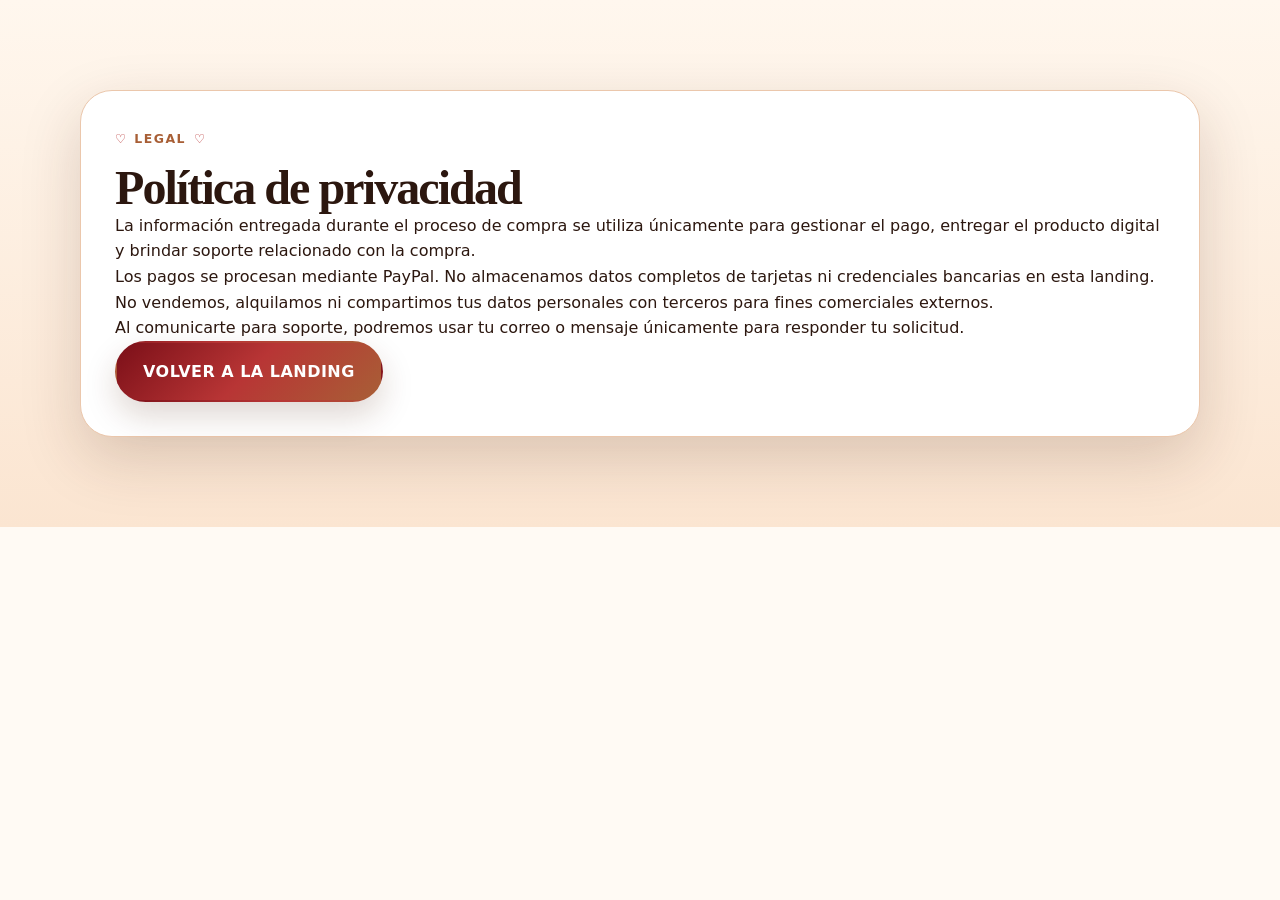
<file: politica-de-privacidad.html>
<!DOCTYPE html>
<html lang="es">
<head><meta charset="UTF-8"><meta name="viewport" content="width=device-width, initial-scale=1.0"><title>Política de Privacidad | El Código del Amor</title><link rel="stylesheet" href="css/estilos.css"></head>
<body><main class="section section--cream"><div class="container"><div class="offer__box"><p class="eyebrow">Legal</p><h1 style="font-size:3rem">Política de privacidad</h1><p>La información entregada durante el proceso de compra se utiliza únicamente para gestionar el pago, entregar el producto digital y brindar soporte relacionado con la compra.</p><p>Los pagos se procesan mediante PayPal. No almacenamos datos completos de tarjetas ni credenciales bancarias en esta landing.</p><p>No vendemos, alquilamos ni compartimos tus datos personales con terceros para fines comerciales externos.</p><p>Al comunicarte para soporte, podremos usar tu correo o mensaje únicamente para responder tu solicitud.</p><p><a class="btn btn--primary" href="index.html">Volver a la landing</a></p></div></div></main></body></html>
</file>
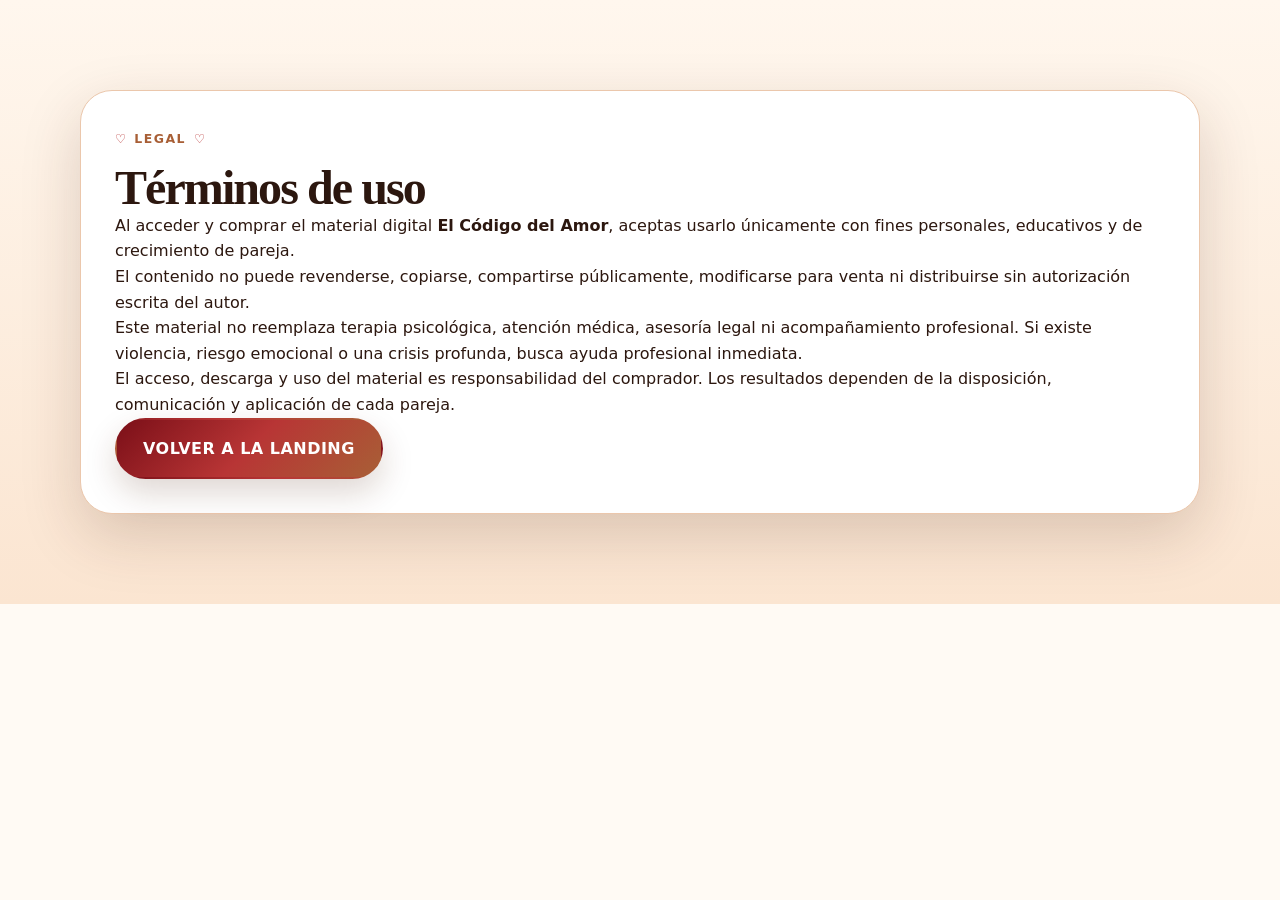
<file: terminos-de-uso.html>
<!DOCTYPE html>
<html lang="es">
<head><meta charset="UTF-8"><meta name="viewport" content="width=device-width, initial-scale=1.0"><title>Términos de Uso | El Código del Amor</title><link rel="stylesheet" href="css/estilos.css"></head>
<body><main class="section section--cream"><div class="container"><div class="offer__box"><p class="eyebrow">Legal</p><h1 style="font-size:3rem">Términos de uso</h1><p>Al acceder y comprar el material digital <strong>El Código del Amor</strong>, aceptas usarlo únicamente con fines personales, educativos y de crecimiento de pareja.</p><p>El contenido no puede revenderse, copiarse, compartirse públicamente, modificarse para venta ni distribuirse sin autorización escrita del autor.</p><p>Este material no reemplaza terapia psicológica, atención médica, asesoría legal ni acompañamiento profesional. Si existe violencia, riesgo emocional o una crisis profunda, busca ayuda profesional inmediata.</p><p>El acceso, descarga y uso del material es responsabilidad del comprador. Los resultados dependen de la disposición, comunicación y aplicación de cada pareja.</p><p><a class="btn btn--primary" href="index.html">Volver a la landing</a></p></div></div></main></body></html>
</file>
<file: css/estilos.css>
:root{
  --cream:#fff4e8;
  --cream-2:#f9dfcb;
  --paper:#fffaf4;
  --coffee:#2c170f;
  --brown:#7c3f24;
  --copper:#a85f36;
  --rose:#b83535;
  --wine:#7b0f18;
  --gold:#d6a667;
  --soft:#f7e5d6;
  --green:#1f9250;
  --shadow:0 22px 60px rgba(72,32,15,.18);
  --radius:28px;
}
*{box-sizing:border-box;margin:0;padding:0}
html{scroll-behavior:smooth}
body{font-family:'Inter',system-ui,sans-serif;background:var(--paper);color:var(--coffee);line-height:1.6;overflow-x:hidden}
a{text-decoration:none;color:inherit}
img{max-width:100%;display:block}
.container{width:min(1120px,calc(100% - 34px));margin-inline:auto}
.section{padding:90px 0;position:relative}
.section--cream{background:linear-gradient(180deg,#fff7ee,#fbe5d1)}
.section--dark{background:radial-gradient(circle at top left,#b36f43,#5b2619 55%,#2a130e);color:#fff}
.centered{text-align:center}.centered .section__intro{margin-inline:auto}
.eyebrow{display:inline-flex;align-items:center;gap:8px;margin-bottom:14px;color:var(--copper);font-weight:900;letter-spacing:.12em;text-transform:uppercase;font-size:.78rem}.eyebrow:before,.eyebrow:after{content:'♡';color:var(--rose);letter-spacing:0}.eyebrow--light{color:#ffe3ca}
h1,h2,h3{font-family:'Playfair Display','Cormorant Garamond',serif;line-height:1.04;color:inherit}h1{font-size:clamp(2.7rem,7vw,5.7rem);letter-spacing:-.04em}h2{font-size:clamp(2.1rem,4.6vw,4rem);letter-spacing:-.03em}h3{font-size:1.45rem}.section__intro{max-width:760px;margin-top:18px;font-size:1.08rem;color:#694436}.section--dark .section__intro{color:#ffe9d9}
.btn{display:inline-flex;align-items:center;justify-content:center;gap:10px;border-radius:999px;padding:16px 26px;font-weight:900;text-transform:uppercase;letter-spacing:.03em;transition:.25s ease;border:2px solid transparent;box-shadow:0 14px 32px rgba(80,31,12,.18);text-align:center}.btn:hover{transform:translateY(-3px)}.btn--primary{color:#fff;background:linear-gradient(135deg,var(--wine),var(--rose),var(--copper));animation:pulseGlow 2.4s infinite}.btn--ghost{color:var(--coffee);background:rgba(255,255,255,.65);border-color:rgba(124,63,36,.24);box-shadow:none}.btn--secondary{color:var(--wine);background:#fff0df}.btn--big{font-size:1.05rem;padding:20px 34px;width:100%}@keyframes pulseGlow{0%,100%{box-shadow:0 12px 28px rgba(184,53,53,.24)}50%{box-shadow:0 16px 42px rgba(184,53,53,.42)}}
.top-countdown{position:sticky;top:0;z-index:50;background:linear-gradient(90deg,#3a170f,#7b0f18,#a85f36);color:#fff;box-shadow:0 10px 25px rgba(0,0,0,.18)}.top-countdown__inner{min-height:52px;display:flex;align-items:center;justify-content:center;gap:22px;flex-wrap:wrap}.top-countdown a{background:#fff;color:var(--wine);font-weight:900;border-radius:999px;padding:7px 16px}.timer{display:inline-flex;align-items:center;gap:5px;font-weight:900}.timer span{display:inline-flex;min-width:34px;justify-content:center;background:rgba(255,255,255,.18);border:1px solid rgba(255,255,255,.28);padding:4px 7px;border-radius:10px}.timer small{opacity:.85}.timer--dark span{background:#fff3e7;color:var(--wine);border-color:#ecc6a4}
.hero{min-height:calc(100vh - 52px);position:relative;isolation:isolate;padding:86px 0 70px;background:#f7e1cd}.hero__bg{position:absolute;inset:0;z-index:-2;background:linear-gradient(90deg,rgba(255,246,235,.96),rgba(255,238,219,.86)),url('../img/fondo-romantico.jpg') center/cover no-repeat}.hero__bg:after{content:'';position:absolute;inset:0;background:radial-gradient(circle at 82% 22%,rgba(255,255,255,.88),transparent 34%),radial-gradient(circle at 10% 90%,rgba(204,112,62,.16),transparent 34%)}.hero__grid{display:grid;grid-template-columns:1.05fr .95fr;gap:48px;align-items:center}.hero__lead{font-size:1.17rem;margin:24px 0;color:#5f3a2c;max-width:680px}.hero__chips{display:flex;flex-wrap:wrap;gap:12px;margin-bottom:22px}.hero__chips span{background:rgba(255,255,255,.72);border:1px solid rgba(168,95,54,.18);padding:10px 13px;border-radius:999px;font-weight:800;color:#7c3f24}.price-card{display:grid;grid-template-columns:1fr 1fr;gap:12px;max-width:460px;margin:22px 0}.price-card div{background:rgba(255,255,255,.77);border:1px solid rgba(168,95,54,.22);border-radius:20px;padding:14px 18px}.price-card small{display:block;text-transform:uppercase;font-size:.74rem;font-weight:900;color:#8f624d}.price-card strong{font-size:2rem;line-height:1}.old-price{text-decoration:line-through;color:#654034}.live-price{color:var(--rose)}.timer-box{display:inline-flex;align-items:center;gap:12px;flex-wrap:wrap;background:rgba(255,255,255,.66);border:1px dashed rgba(123,15,24,.32);border-radius:18px;padding:10px 12px;margin:4px 0 26px;color:#5f3a2c;font-weight:800}.cta-row{display:flex;gap:14px;flex-wrap:wrap;align-items:center}.trustline{margin-top:16px;font-size:.94rem;color:#6c4637;font-weight:700}.offer-frame{position:relative;padding:14px;border-radius:34px;background:linear-gradient(145deg,#fff,#f3d2ba);box-shadow:var(--shadow);transform:rotate(1.2deg)}.offer-frame:before{content:'';position:absolute;inset:18px;border:1px solid rgba(168,95,54,.28);border-radius:26px;pointer-events:none}.offer-frame img{border-radius:24px;box-shadow:0 16px 40px rgba(73,31,15,.18)}
.visual-gallery{padding:32px 0;background:#fff;overflow:hidden;border-block:1px solid #edd3be}.marquee{display:flex;overflow:hidden}.marquee__track{display:flex;gap:18px;animation:marquee 28s linear infinite}.marquee article{min-width:170px;background:var(--cream);border:1px solid #ebcbb1;border-radius:22px;padding:12px;text-align:center;box-shadow:0 10px 24px rgba(87,36,12,.08)}.marquee img{height:155px;width:100%;object-fit:cover;border-radius:16px}.marquee span{display:block;font-weight:900;color:var(--brown);font-size:.9rem;margin-top:8px}@keyframes marquee{from{transform:translateX(0)}to{transform:translateX(-50%)}}
.split{display:grid;grid-template-columns:.95fr 1.05fr;gap:48px;align-items:center}.split--reverse{grid-template-columns:.85fr 1.15fr}.section__copy p{margin:16px 0;color:#654034}.pain-list,.checklist{list-style:none;display:grid;gap:12px;margin:24px 0}.pain-list li,.checklist li{position:relative;padding-left:35px;background:rgba(255,255,255,.62);border:1px solid rgba(168,95,54,.14);border-radius:16px;padding-top:12px;padding-bottom:12px;padding-right:16px}.pain-list li:before,.checklist li:before{content:'♡';position:absolute;left:13px;top:12px;color:var(--rose);font-weight:900}.highlight-text{font-weight:900;color:var(--wine)!important}.phone-note{background:#101010;border:10px solid #1d1918;border-radius:42px;padding:18px;box-shadow:var(--shadow);max-width:390px;margin-inline:auto}.phone-note__header{background:var(--green);color:#fff;border-radius:26px 26px 8px 8px;padding:16px;font-weight:900}.phone-note p{background:#fff;border-radius:18px 18px 18px 4px;padding:16px;margin:18px 0;color:#493227;font-weight:700}.phone-note .answer{background:#d9ffd1;margin-left:38px;border-radius:18px 18px 4px 18px}.quote-card,.warning-box{background:rgba(255,255,255,.72);border:1px solid rgba(168,95,54,.22);border-radius:var(--radius);padding:36px;box-shadow:var(--shadow)}.quote-card span{font-size:4rem;color:var(--rose);line-height:1}.quote-card h3{font-size:2rem;color:var(--wine)}.quote-card p{color:#674334}.two-cols-list{display:grid;grid-template-columns:1fr 1fr;gap:18px;margin-top:22px}.two-cols-list div{background:rgba(255,255,255,.65);border-radius:22px;padding:22px;border:1px solid rgba(168,95,54,.14)}.two-cols-list h3{color:var(--wine);font-size:1.25rem}.two-cols-list p{margin:9px 0!important}
.steps{display:grid;grid-template-columns:repeat(5,1fr);gap:18px;margin-top:40px}.steps article,.cards article,.benefit-grid article{background:#fff;border:1px solid rgba(168,95,54,.17);border-radius:24px;padding:24px;text-align:left;box-shadow:0 14px 34px rgba(82,34,12,.08)}.steps span,.cards span{display:inline-flex;width:52px;height:52px;border-radius:50%;align-items:center;justify-content:center;background:linear-gradient(135deg,#ffead7,#bd6840);color:#fff;font-weight:900;margin-bottom:18px}.steps h3,.cards h3,.benefit-grid h3{color:var(--wine)}.steps p,.cards p,.benefit-grid p{color:#684537;margin-top:10px}
.product__grid{display:grid;grid-template-columns:.8fr 1.2fr;gap:54px;align-items:center}.product__cover{background:linear-gradient(135deg,#fff,#f1ceb3);padding:18px;border-radius:32px;box-shadow:var(--shadow)}.product__cover img{border-radius:22px}.product__subtitle{font-size:1.3rem!important;color:var(--rose)!important;font-weight:900}.cards{display:grid;gap:18px;margin-top:38px}.cards--4{grid-template-columns:repeat(4,1fr)}
.bonus-grid{display:grid;grid-template-columns:repeat(3,1fr);gap:24px;margin-top:42px}.bonus-card{position:relative;background:rgba(255,255,255,.10);border:1px solid rgba(255,255,255,.22);border-radius:28px;padding:20px;box-shadow:0 18px 44px rgba(0,0,0,.18);text-align:left}.bonus-card img{border-radius:18px;margin-bottom:18px;width:100%;aspect-ratio:3/4;object-fit:cover}.bonus-card h3{font-size:1.55rem;color:#fff}.bonus-card p{color:#ffe8d5;margin-top:10px}.bonus-value{font-weight:900;color:#fff!important;text-decoration:line-through}.badge{position:absolute;right:14px;top:14px;background:#ffe099;color:var(--wine);font-weight:900;border-radius:999px;padding:8px 12px;z-index:3;box-shadow:0 8px 18px rgba(0,0,0,.15)}
.stars{font-size:2.3rem;color:#f8bc59;letter-spacing:.08em;margin:18px 0}.mobile-testimonials{display:grid;grid-template-columns:repeat(3,1fr);gap:28px;margin-top:36px}.mobile-testimonials img{width:100%;max-width:330px;margin-inline:auto;filter:drop-shadow(0 20px 32px rgba(42,19,14,.18));transition:.25s}.mobile-testimonials img:hover{transform:translateY(-6px)}.benefit-grid{display:grid;grid-template-columns:repeat(3,1fr);gap:20px;margin-top:36px}.warning-box{background:linear-gradient(145deg,#fff3e7,#fff);border-color:rgba(184,53,53,.2)}.warning-box h3{color:var(--wine);font-size:2rem}.warning-box p{margin-top:14px;color:#654034}.author blockquote{margin:30px auto 0;max-width:650px;font-family:'Playfair Display',serif;font-size:1.8rem;color:var(--wine)}
.offer__grid{display:grid;grid-template-columns:.95fr 1.05fr;gap:38px;align-items:center}.offer__image img{border-radius:30px;box-shadow:var(--shadow)}.offer__box{background:#fff;border:1px solid #ebc7ac;border-radius:32px;padding:34px;box-shadow:var(--shadow)}.value-stack{display:grid;gap:10px;margin:24px 0}.value-stack div{display:flex;justify-content:space-between;gap:15px;background:#fff7ee;border:1px solid #f0d4bc;border-radius:16px;padding:12px 14px}.value-stack strong{color:var(--brown)}.real-price{font-size:1.2rem}.real-price span{text-decoration:line-through;color:#5c392c;font-weight:900}.today-price{font-size:2rem;margin:8px 0 20px}.today-price strong{color:var(--rose);font-size:clamp(3rem,6vw,4.8rem);line-height:1}.timer-box--offer{display:flex;margin:16px 0 22px}.trustline--dark{color:#5c392c!important;text-align:center}.guarantee__grid{display:grid;grid-template-columns:.55fr 1.45fr;gap:36px;align-items:center}.guarantee__seal img{max-width:220px;margin:auto}.section--dark .section__copy p{color:#ffe8d5}.faq__list{max-width:890px;margin:38px auto 0;display:grid;gap:12px}.faq__list details{background:#fff;border:1px solid #e8c8ae;border-radius:18px;overflow:hidden;box-shadow:0 10px 22px rgba(82,34,12,.06)}.faq__list summary{cursor:pointer;list-style:none;padding:20px 58px 20px 22px;font-weight:900;color:var(--wine);position:relative}.faq__list summary::-webkit-details-marker{display:none}.faq__list summary:after{content:'+';position:absolute;right:22px;top:16px;font-size:1.6rem}.faq__list details[open] summary:after{content:'−'}.faq__list p{padding:0 22px 20px;color:#654034}.sticky-cta{position:fixed;left:18px;right:18px;bottom:16px;z-index:40;background:rgba(45,20,13,.92);color:#fff;backdrop-filter:blur(14px);border:1px solid rgba(255,255,255,.18);box-shadow:0 18px 40px rgba(0,0,0,.25);border-radius:22px;padding:12px 14px;display:flex;align-items:center;justify-content:center;gap:16px;max-width:760px;margin:auto}.sticky-cta small{display:block;color:#ffcaa3;font-weight:900}.sticky-cta a{background:linear-gradient(135deg,var(--rose),var(--copper));padding:12px 20px;border-radius:999px;font-weight:900;text-transform:uppercase}.sticky-cta__timer{display:flex;align-items:center;gap:6px;color:#ffd7be}.sticky-cta__timer span{font-size:.78rem}.sticky-cta .timer span{min-width:auto;background:transparent;border:0;padding:0}.footer{background:#1f0f0b;color:#f9e2cf;padding:60px 0 96px}.footer h2{font-size:2.4rem}.footer p{margin:8px 0 18px}.footer__links{display:flex;gap:18px;justify-content:center;flex-wrap:wrap;margin:22px 0}.footer__links a{color:#fff;font-weight:800}.footer small{display:block;max-width:760px;margin:auto;color:#cda58d;font-size:.78rem}.reveal{opacity:0;transform:translateY(28px);transition:opacity .7s ease,transform .7s ease}.reveal.is-visible{opacity:1;transform:translateY(0)}.reveal-delay{transition-delay:.14s}.reveal-delay-2{transition-delay:.28s}.expired .top-countdown{background:linear-gradient(90deg,#3a170f,#2c170f)}.expired .js-buy:after{content:' · Precio real';font-size:.76em;opacity:.9}
@media(max-width:1000px){.hero__grid,.split,.split--reverse,.product__grid,.offer__grid,.guarantee__grid{grid-template-columns:1fr}.hero__visual{order:-1}.offer-frame{max-width:620px;margin:auto}.steps,.cards--4{grid-template-columns:repeat(2,1fr)}.bonus-grid,.mobile-testimonials,.benefit-grid{grid-template-columns:1fr 1fr}.phone-note{max-width:430px}.top-countdown__inner{gap:10px}.hero{text-align:center}.hero__lead,.price-card{margin-inline:auto}.hero__chips,.cta-row{justify-content:center}.section__copy{text-align:left}}
@media(max-width:680px){.container{width:min(100% - 24px,1120px)}.section{padding:64px 0}h1{font-size:2.65rem}h2{font-size:2.15rem}.top-countdown__inner{min-height:76px;font-size:.88rem}.timer span{min-width:28px}.hero{padding-top:54px}.hero__grid{gap:28px}.price-card{grid-template-columns:1fr}.cta-row .btn{width:100%}.two-cols-list,.steps,.cards--4,.bonus-grid,.mobile-testimonials,.benefit-grid{grid-template-columns:1fr}.bonus-card img{max-height:360px}.value-stack div{font-size:.92rem}.today-price strong{font-size:3.1rem}.sticky-cta{left:8px;right:8px;bottom:8px;border-radius:18px;gap:8px;justify-content:space-between}.sticky-cta__timer{display:none}.sticky-cta div strong{font-size:.85rem}.sticky-cta a{padding:10px 14px;font-size:.82rem}.footer{padding-bottom:88px}}

/* === Ajustes versión Cartas 1-16 === */
.frustration .quote-card,.story .quote-card{background:linear-gradient(145deg,#fff,#fff2e6)}
.opportunity .benefit-grid article{border-top:5px solid var(--copper)}
.diagnostic-box{display:grid;gap:14px;margin-top:24px;background:#fff;border:1px solid #e8c8ae;border-radius:24px;padding:22px;box-shadow:0 14px 34px rgba(82,34,12,.08)}
.diagnostic-box label{display:flex;gap:12px;align-items:flex-start;font-weight:800;color:#5f3a2c;background:#fff7ee;border:1px solid #efd4bd;border-radius:16px;padding:13px 14px}
.diagnostic-box input{width:18px;height:18px;accent-color:var(--rose);margin-top:3px;flex:0 0 auto}
.diagnostic-result{background:#fff;border:1px solid #e8c8ae;border-radius:28px;padding:32px;box-shadow:var(--shadow);min-height:280px;display:flex;flex-direction:column;justify-content:center}
.diagnostic-result h3{font-size:2rem;color:var(--wine);margin-bottom:12px}
.diagnostic-result p{color:#654034;margin:8px 0}
.diagnostic-result ul{list-style:none;display:grid;gap:10px;margin-top:14px}
.diagnostic-result li{background:#fff7ee;border:1px solid #efd4bd;border-radius:14px;padding:10px 12px;color:#5f3a2c;font-weight:800}
.objections .cards article{background:linear-gradient(145deg,#fff,#fff7ee)}
@media(max-width:680px){.diagnostic-result{min-height:auto}.diagnostic-box .btn{width:100%}}

.inline-photo,.section-photo{max-width:520px;margin:26px auto 0;background:#fff;border:1px solid #ebcbb1;border-radius:28px;padding:14px;box-shadow:0 14px 34px rgba(82,34,12,.08)}
.inline-photo img,.section-photo img{width:100%;display:block;border-radius:20px;object-fit:cover}
.inline-photo p,.section-photo p{margin:12px 6px 6px;color:#6a4638;font-weight:600;text-align:center}
.story .section-photo{margin:0 auto}
.top-countdown__inner{justify-content:center}
@media (max-width:900px){.inline-photo,.section-photo{max-width:100%}}


.top-offer-link{
  display:inline-flex;
  align-items:center;
  justify-content:center;
  padding:10px 18px;
  border-radius:999px;
  background:linear-gradient(135deg,var(--rose),var(--copper));
  color:#fff!important;
  font-weight:900;
  text-transform:uppercase;
  font-size:.82rem;
  letter-spacing:.02em;
  box-shadow:0 10px 24px rgba(82,34,12,.18);
}
.btn--offer{
  border-color:rgba(168,95,54,.32)!important;
  background:rgba(255,255,255,.72)!important;
  color:var(--wine)!important;
}
.soft-offer-row{
  margin-top:24px;
  text-align:center;
}
@media(max-width:720px){
  .top-countdown__inner{
    gap:10px;
  }
  .top-offer-link{
    width:100%;
    max-width:240px;
    margin:auto;
  }
}


/* Notificación flotante tipo compra reciente */
.purchase-popup{
  position:fixed;
  left:18px;
  bottom:22px;
  z-index:80;
  width:min(360px,calc(100vw - 36px));
  display:flex;
  align-items:center;
  gap:14px;
  padding:15px 17px;
  border-radius:22px;
  background:rgba(255,255,255,.96);
  border:1px solid rgba(168,95,54,.14);
  box-shadow:0 18px 50px rgba(53,22,11,.16);
  transform:translateY(24px);
  opacity:0;
  pointer-events:none;
  transition:opacity .45s ease, transform .45s ease;
}
.purchase-popup.is-visible{
  opacity:1;
  transform:translateY(0);
}
.purchase-popup__icon{
  flex:0 0 48px;
  width:48px;
  height:48px;
  border-radius:50%;
  display:grid;
  place-items:center;
  background:linear-gradient(135deg,#ffe1d7,#fff3e8);
  color:var(--rose);
  font-size:1.45rem;
  font-weight:900;
}
.purchase-popup__content{
  min-width:0;
}
.purchase-popup__content strong{
  display:block;
  color:#182033;
  font-size:.94rem;
  line-height:1.22;
  font-weight:900;
}
.purchase-popup__content span{
  display:block;
  color:#7b8aa5;
  font-size:.8rem;
  margin-top:3px;
}
.purchase-popup__content small{
  display:flex;
  align-items:center;
  gap:6px;
  color:#17b26a;
  font-size:.82rem;
  font-weight:800;
  margin-top:4px;
}
.purchase-dot{
  width:12px!important;
  height:12px!important;
  border-radius:50%;
  background:#22c55e;
  box-shadow:0 0 0 4px rgba(34,197,94,.15);
  display:inline-block!important;
  margin:0!important;
}
@media(max-width:720px){
  .purchase-popup{
    left:12px;
    right:12px;
    bottom:14px;
    width:auto;
    border-radius:18px;
  }
  .purchase-popup__icon{
    width:44px;
    height:44px;
    flex-basis:44px;
  }
}


/* Corrección v6: botón superior OFERTA visible y con estilo premium */
.top-countdown .top-offer-link,
.top-countdown__inner .top-offer-link,
a.top-offer-link{
  display:inline-flex!important;
  align-items:center!important;
  justify-content:center!important;
  gap:8px!important;
  min-width:118px!important;
  padding:12px 22px!important;
  border-radius:999px!important;
  border:2px solid rgba(255,255,255,.72)!important;
  background:linear-gradient(135deg,#b83535 0%,#d47a45 48%,#8c4a2f 100%)!important;
  color:#ffffff!important;
  font-family:'Inter',system-ui,sans-serif!important;
  font-size:.86rem!important;
  font-weight:900!important;
  line-height:1!important;
  letter-spacing:.08em!important;
  text-transform:uppercase!important;
  text-decoration:none!important;
  box-shadow:0 10px 24px rgba(82,34,12,.22), inset 0 1px 0 rgba(255,255,255,.35)!important;
  position:relative!important;
  overflow:hidden!important;
  transition:transform .22s ease, box-shadow .22s ease, filter .22s ease!important;
}
.top-countdown .top-offer-link::before,
.top-countdown__inner .top-offer-link::before,
a.top-offer-link::before{
  content:'♡';
  font-size:1rem;
  line-height:1;
  color:#fff7ee;
}
.top-countdown .top-offer-link::after,
.top-countdown__inner .top-offer-link::after,
a.top-offer-link::after{
  content:'';
  position:absolute;
  inset:-40% -60%;
  background:linear-gradient(90deg,transparent,rgba(255,255,255,.32),transparent);
  transform:translateX(-65%) rotate(12deg);
  animation:offerShine 3.8s ease-in-out infinite;
}
.top-countdown .top-offer-link:hover,
.top-countdown__inner .top-offer-link:hover,
a.top-offer-link:hover{
  transform:translateY(-2px) scale(1.03)!important;
  filter:brightness(1.06)!important;
  box-shadow:0 14px 34px rgba(82,34,12,.30), inset 0 1px 0 rgba(255,255,255,.45)!important;
}
@keyframes offerShine{
  0%,55%{transform:translateX(-75%) rotate(12deg);}
  72%,100%{transform:translateX(75%) rotate(12deg);}
}
@media(max-width:720px){
  .top-countdown .top-offer-link,
  .top-countdown__inner .top-offer-link,
  a.top-offer-link{
    width:auto!important;
    min-width:132px!important;
    padding:12px 24px!important;
  }
}
</file>
